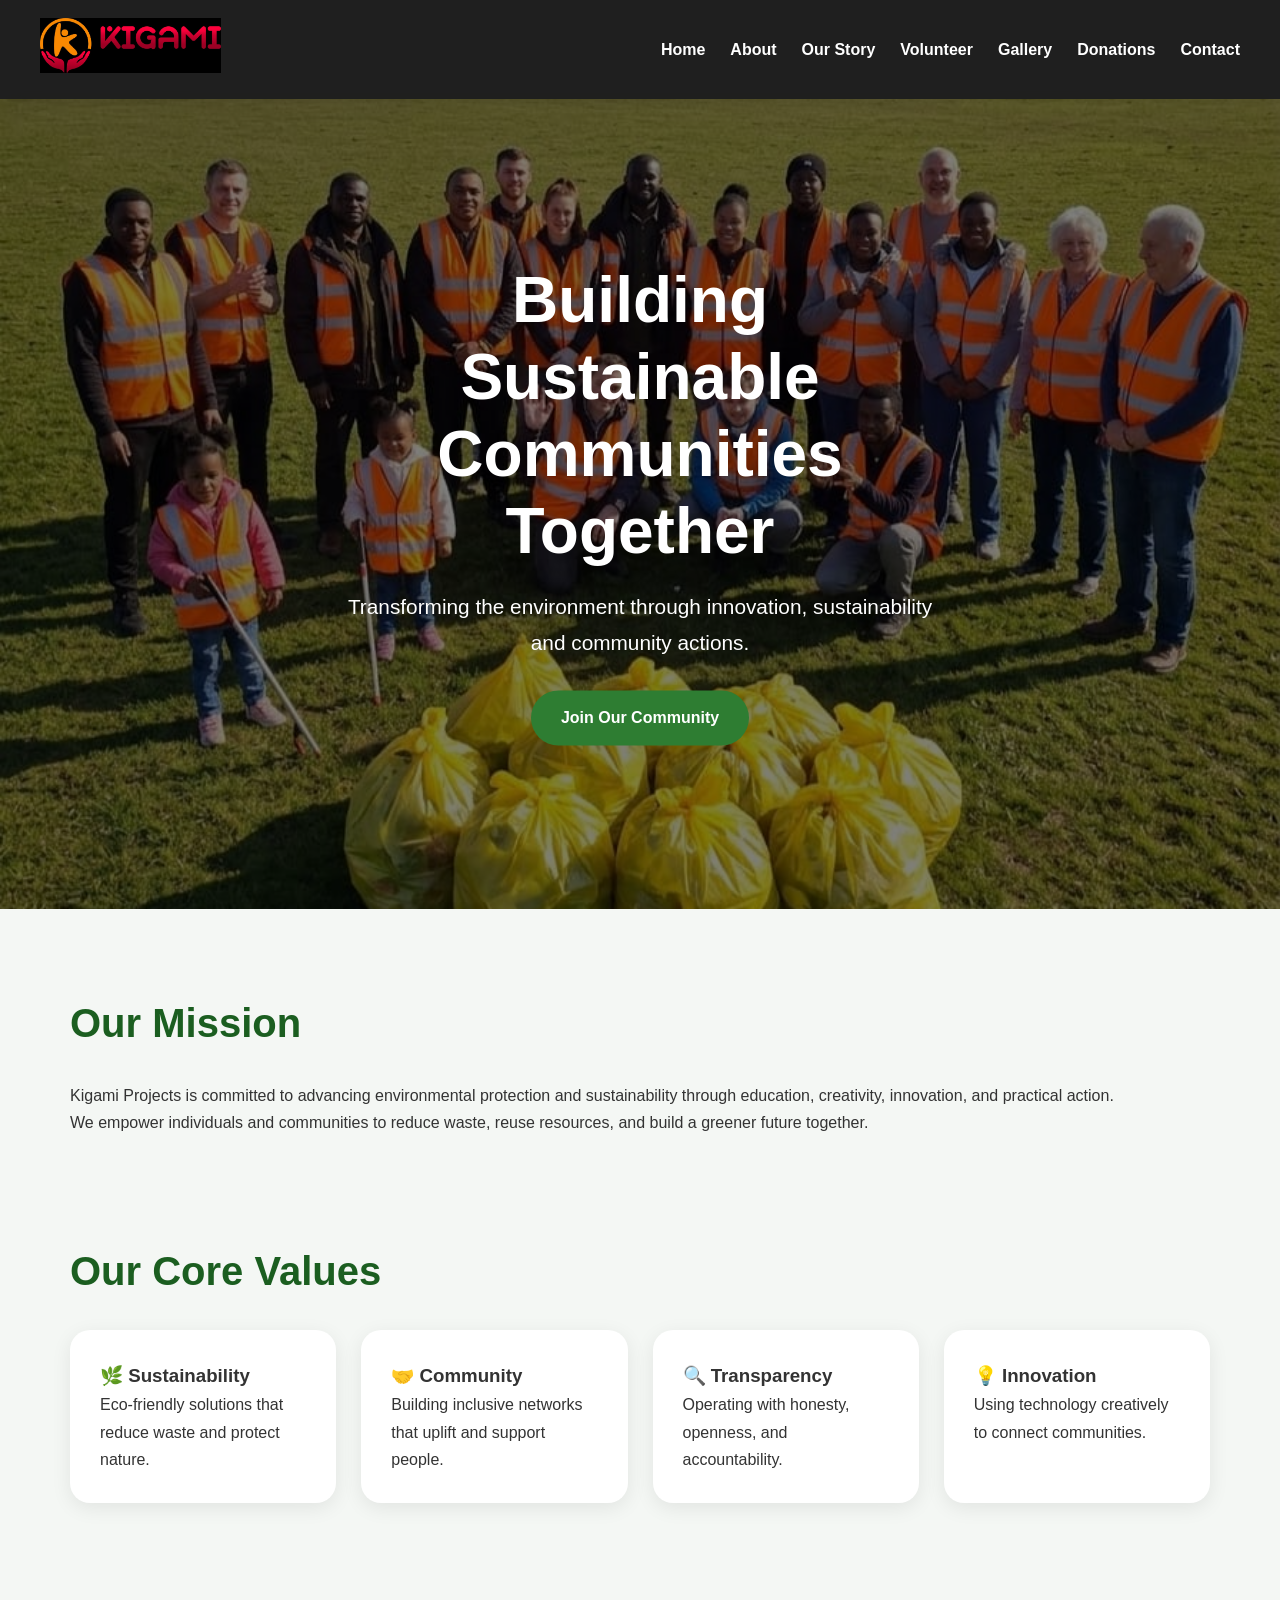
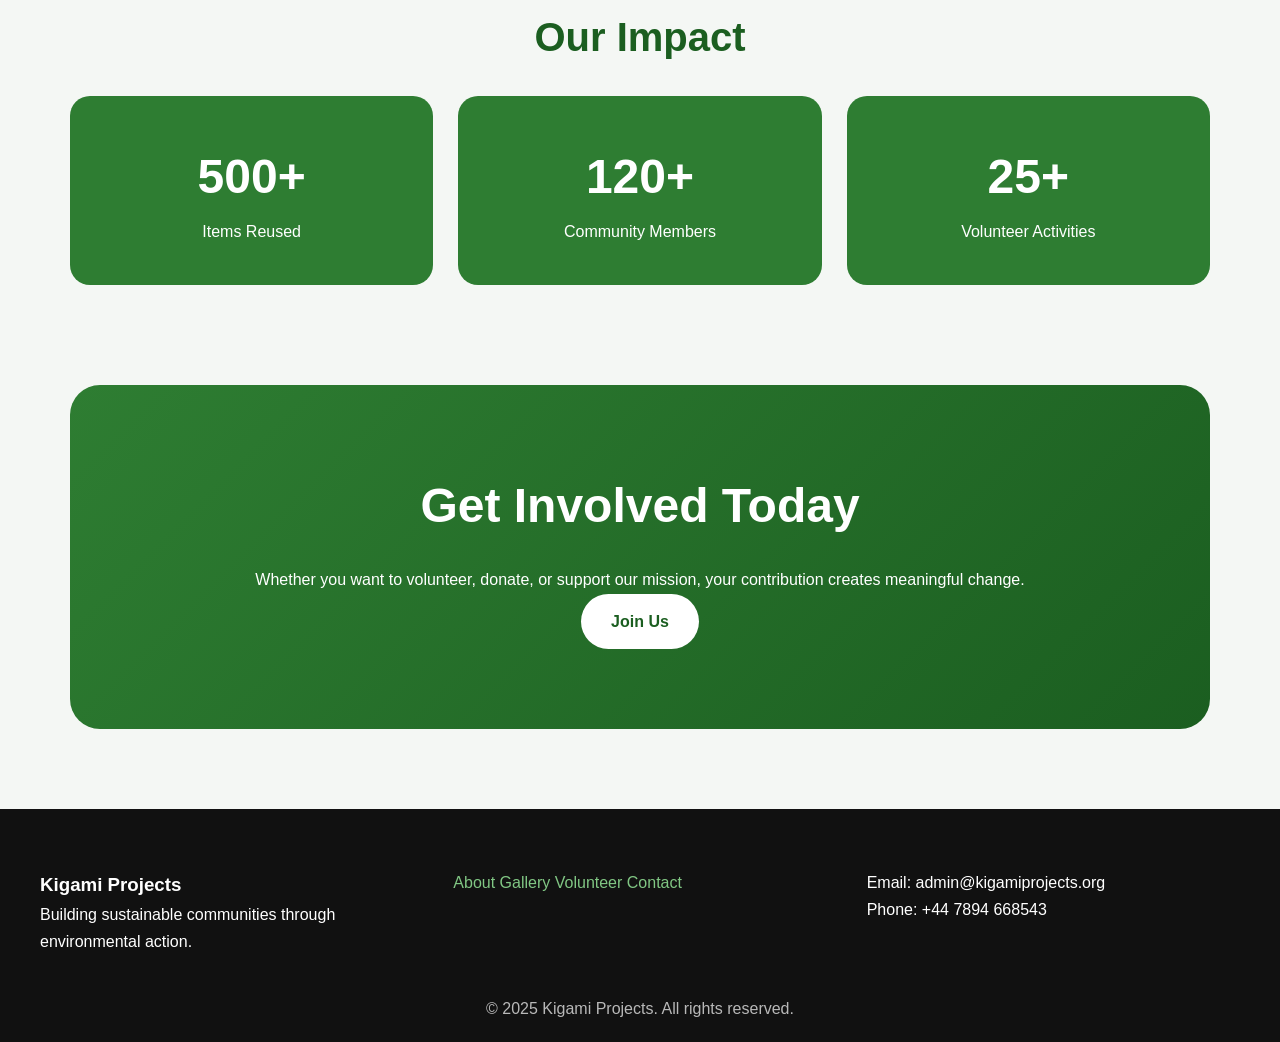
<file: index.html>
<!DOCTYPE html>
<html lang="en">

<head>
  <meta charset="UTF-8" />
  <meta name="viewport" content="width=device-width, initial-scale=1.0"/>
  <meta name="description" content="Kigami Projects - Building sustainable communities through environmental action." />

  <title>Kigami Projects</title>

  <link rel="stylesheet" href="style.css">
</head>

<body>

  <!-- HEADER -->
  <header>

    <div class="logo">
      <img src="images/logo.png" alt="Kigami Projects Logo">
    </div>

    <nav>

      <!-- DESKTOP MENU -->
      <ul class="desktop-menu">
        <li><a href="index.html">Home</a></li>
        <li><a href="about.html">About</a></li>
        <li><a href="our-story.html">Our Story</a></li>
        <li><a href="volunteer.html">Volunteer</a></li>
        <li><a href="gallery.html">Gallery</a></li>
        <li><a href="donations.html">Donations</a></li>
        <li><a href="contact.html">Contact</a></li>
      </ul>

      <!-- MOBILE MENU BUTTON -->
      <button class="hamburger" onclick="toggleMenu()">
        ☰
      </button>

      <!-- MOBILE MENU -->
      <ul class="mobile-menu" id="mobileMenu">
        <li><a href="index.html">Home</a></li>
        <li><a href="about.html">About</a></li>
        <li><a href="our-story.html">Our Story</a></li>
        <li><a href="volunteer.html">Volunteer</a></li>
        <li><a href="gallery.html">Gallery</a></li>
        <li><a href="donations.html">Donations</a></li>
        <li><a href="contact.html">Contact</a></li>
      </ul>

    </nav>

  </header>

  <!-- HERO SECTION -->
  <section class="hero">

    <div class="hero-overlay"></div>

    <img src="images/hero.jpg" alt="Community sustainability project">

    <div class="hero-content">
      <h1>Building Sustainable Communities Together</h1>

      <p>
        Transforming the environment through innovation, sustainability and community actions.
      </p>

      <a href="volunteer.html" class="btn">
        Join Our Community
      </a>
    </div>

  </section>

  <!-- MAIN CONTENT -->
  <main>

    <!-- MISSION -->
    <section class="section">
      <h2>Our Mission</h2>

      <p>
        Kigami Projects is committed to advancing environmental protection and sustainability through education, creativity, innovation, and practical action.
      </p>

      <p>
        We empower individuals and communities to reduce waste, reuse resources, and build a greener future together.
      </p>
    </section>

    <!-- VALUES -->
    <section class="section">
      <h2>Our Core Values</h2>

      <div class="values-grid">

        <div class="value-card">
          <h3>🌿 Sustainability</h3>
          <p>Eco-friendly solutions that reduce waste and protect nature.</p>
        </div>

        <div class="value-card">
          <h3>🤝 Community</h3>
          <p>Building inclusive networks that uplift and support people.</p>
        </div>

        <div class="value-card">
          <h3>🔍 Transparency</h3>
          <p>Operating with honesty, openness, and accountability.</p>
        </div>

        <div class="value-card">
          <h3>💡 Innovation</h3>
          <p>Using technology creatively to connect communities.</p>
        </div>

      </div>

    </section>

    <!-- IMPACT -->
    <section class="section impact-section">

      <h2>Our Impact</h2>

      <div class="impact-grid">

        <div class="impact-card">
          <h3>500+</h3>
          <p>Items Reused</p>
        </div>

        <div class="impact-card">
          <h3>120+</h3>
          <p>Community Members</p>
        </div>

        <div class="impact-card">
          <h3>25+</h3>
          <p>Volunteer Activities</p>
        </div>

      </div>

    </section>

    <!-- CTA -->
    <section class="cta-section">

      <h2>Get Involved Today</h2>

      <p>
        Whether you want to volunteer, donate, or support our mission,
        your contribution creates meaningful change.
      </p>

      <a href="contact.html" class="btn white-btn">
        Join Us
      </a>

    </section>

  </main>

  <!-- FOOTER -->
  <footer>

    <div class="footer-content">

      <div>
        <h3>Kigami Projects</h3>
        <p>Building sustainable communities through environmental action.</p>
      </div>

      <div class="footer-links">
        <a href="about.html">About</a>
        <a href="gallery.html">Gallery</a>
        <a href="volunteer.html">Volunteer</a>
        <a href="contact.html">Contact</a>
      </div>

      <div>
        <p>Email: admin@kigamiprojects.org</p>
        <p>Phone: +44 7894 668543</p>
      </div>

    </div>

    <p class="copyright">
      © 2025 Kigami Projects. All rights reserved.
    </p>

  </footer>

  <script src="script.js"></script>

</body>
</html>
</file>
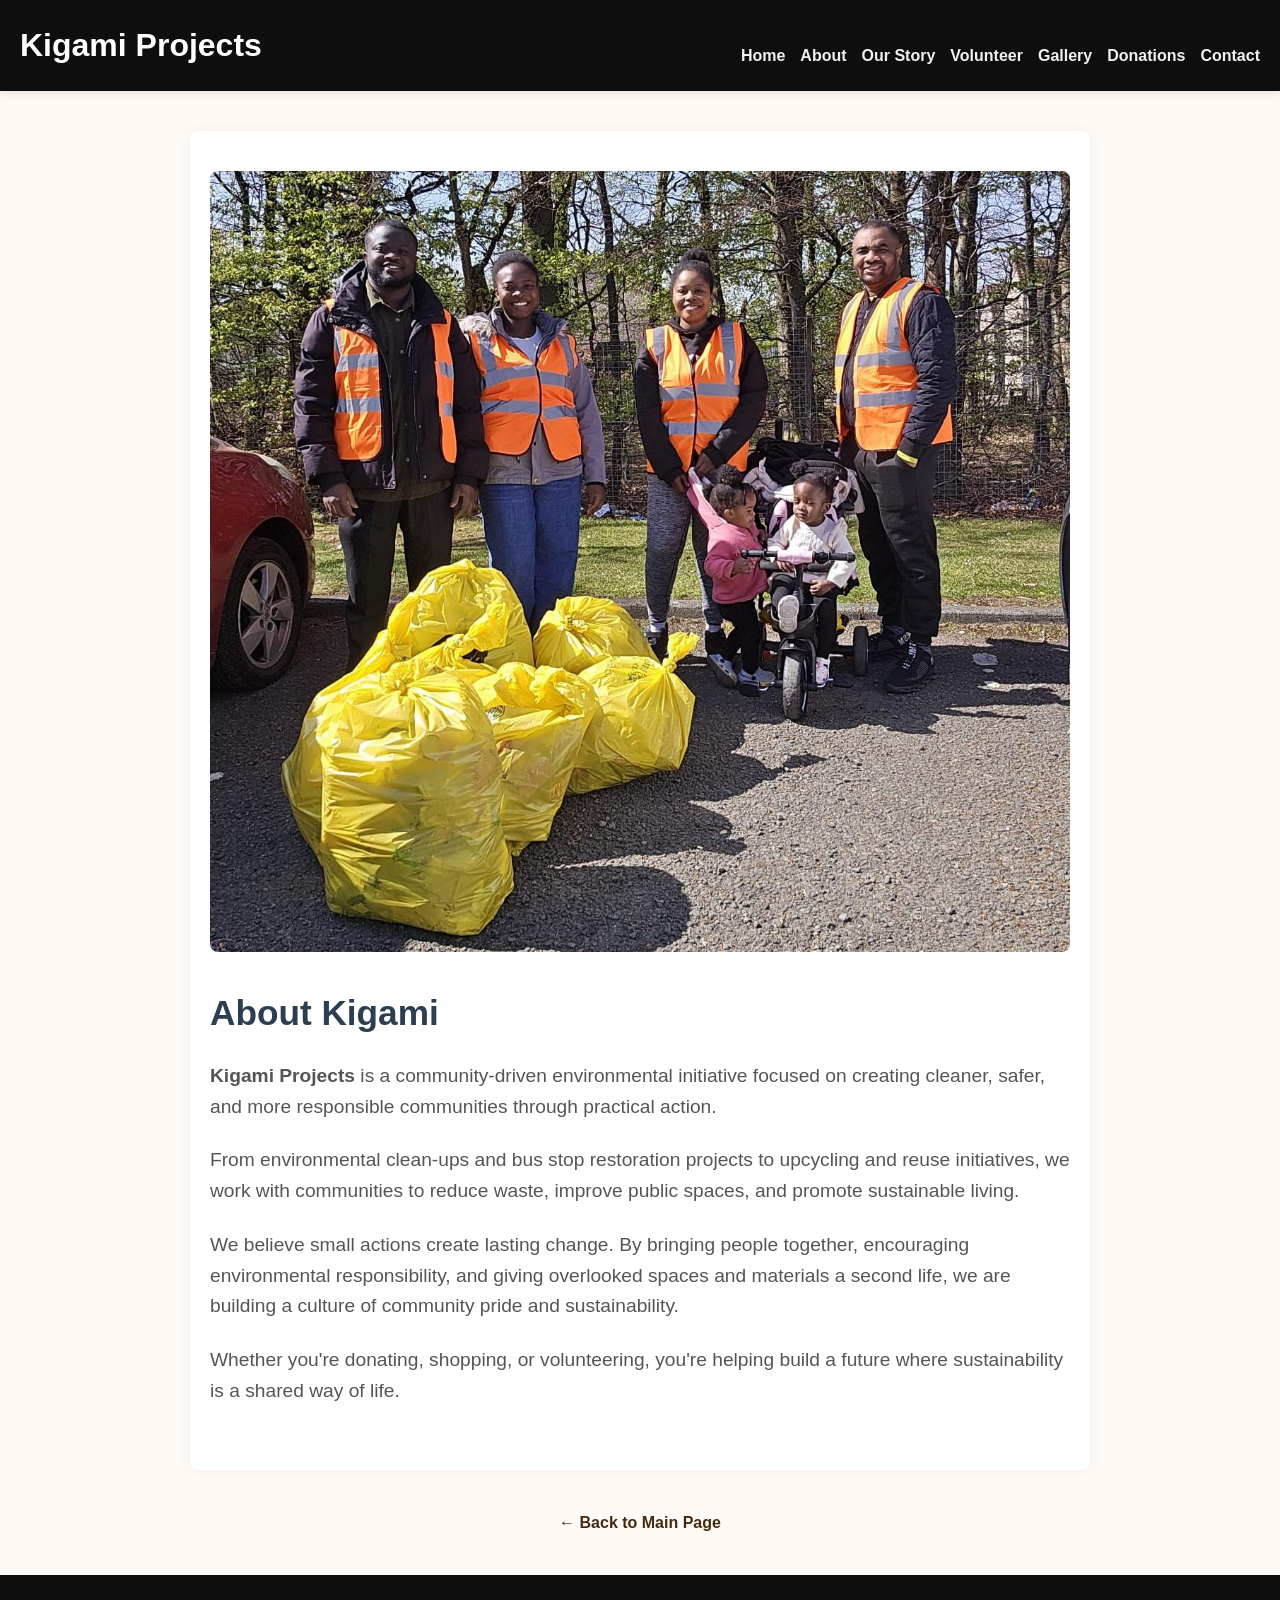
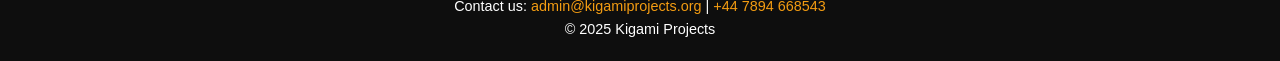
<file: about.html>
<!DOCTYPE html>
<html lang="en">

<head>
  <meta charset="UTF-8" />
  <title>About Us – Kigami Projects</title>
  <meta name="viewport" content="width=device-width, initial-scale=1.0" />

  <link rel="stylesheet" href="style.css">

  <style>
    * {
      box-sizing: border-box;
      margin: 0;
      padding: 0;
    }

    body {
      font-family: Arial, sans-serif;
      background-color: #fffaf5;
      color: #161514;
      line-height: 1.6;
    }

    header {
      background-color: #0e0e0e;
      color: white;
      padding: 20px;
      text-align: center;
      position: relative;
    }

    header h1 {
      margin: 0;
      font-size: 2rem;
    }

    nav {
      margin-top: 10px;
    }

    .nav-list {
      list-style: none;
      display: flex;
      justify-content: center;
      gap: 15px;
      flex-wrap: wrap;
      margin: 10px 0 0;
      padding: 0;
    }

    .nav-list li a {
      color: #f3f1ef;
      text-decoration: none;
      font-weight: bold;
      font-size: 1rem;
    }

    .nav-list li a:hover,
    .nav-list li a[aria-current="page"] {
      color: #f39c12;
    }

    .hamburger {
      background: none;
      border: none;
      font-size: 1.8rem;
      color: white;
      position: absolute;
      right: 20px;
      top: 20px;
      cursor: pointer;
      display: none;
      z-index: 1000;
    }

    /* MOBILE */
    @media (max-width: 768px) {
      .hamburger {
        display: block;
      }

      .nav-list {
        flex-direction: column;
        align-items: center;
        background-color: #0e0e0e;
        position: absolute;
        top: 60px;
        right: 0;
        width: 100%;
        max-height: 0;
        overflow: hidden;
        transition: max-height 0.3s ease-in-out;
        border-top: 1px solid #333;
        z-index: 999;

        pointer-events: none;
      }

      .nav-list.active {
        max-height: 500px;
        pointer-events: auto;
      }

      .nav-list li a {
        padding: 10px 0;
        width: 100%;
        display: block;
        text-align: center;
        border-bottom: 1px solid #333;
      }
    }

    main {
      padding: 40px 20px;
      max-width: 900px;
      margin: 40px auto;
      background-color: white;
      box-shadow: 0 0 15px rgba(0, 0, 0, 0.05);
      border-radius: 8px;
    }

    main h2 {
      font-size: 2.2rem;
      color: #2c3e50;
      margin-bottom: 20px;
    }

    main p {
      font-size: 1.2rem;
      margin-bottom: 1.2em;
      color: #555;
    }

    .hero-image {
      width: 100%;
      border-radius: 8px;
      margin-bottom: 25px;
    }

    footer {
      background-color: #0e0e0e;
      color: white;
      padding: 20px;
      text-align: center;
      font-size: 0.9rem;
      margin-top: 40px;
    }

    footer a {
      color: #f39c12;
      text-decoration: none;
    }

    .back-link {
      text-align: center;
      margin: 20px 0;
    }

    .back-link a {
      color: #442b14;
      text-decoration: none;
      font-weight: bold;
    }
  </style>
</head>

<body>

  <header>
    <h1>Kigami Projects</h1>

    <button class="hamburger" aria-label="Toggle menu" aria-expanded="false">
      ☰
    </button>

    <nav>
      <ul id="primary-navigation" class="nav-list">
        <li><a href="index.html">Home</a></li>
        <li><a href="about.html">About</a></li>
        <li><a href="our-story.html">Our Story</a></li>
        <li><a href="volunteer.html">Volunteer</a></li>
        <li><a href="gallery.html">Gallery</a></li>
        <li><a href="donations.html">Donations</a></li>
        <li><a href="contact.html">Contact</a></li>
      </ul>
    </nav>
  </header>

  <main>
    <img src="images/vibrant.jpg" alt="People engaging in a community initiative" class="hero-image" />

    <h2>About Kigami</h2>

    <p><strong>Kigami Projects</strong> is a community-driven environmental initiative focused on creating cleaner, safer, and more responsible communities through practical action.</p>

    <p>From environmental clean-ups and bus stop restoration projects to upcycling and reuse initiatives, we work with communities to reduce waste, improve public spaces, and promote sustainable living.</p>

    <p>We believe small actions create lasting change. By bringing people together, encouraging environmental responsibility, and giving overlooked spaces and materials a second life, we are building a culture of community pride and sustainability.</p>

    <p>Whether you're donating, shopping, or volunteering, you're helping build a future where sustainability is a shared way of life.</p>
  </main>

  <div class="back-link">
    <a href="index.html">← Back to Main Page</a>
  </div>

  <footer>
    <p>
      Contact us:
      <a href="mailto:admin@kigamiprojects.org">admin@kigamiprojects.org</a> |
      <a href="tel:+447894668543">+44 7894 668543</a>
    </p>
    <p>&copy; 2025 Kigami Projects</p>
  </footer>

  <script>
    const hamburger = document.querySelector('.hamburger');
    const navList = document.getElementById('primary-navigation');

    hamburger.addEventListener('click', () => {
      const expanded = hamburger.getAttribute('aria-expanded') === 'true';

      hamburger.setAttribute('aria-expanded', !expanded);
      navList.classList.toggle('active');
    });
  </script>

  <script src="script.js"></script>
</body>

</html>
</file>
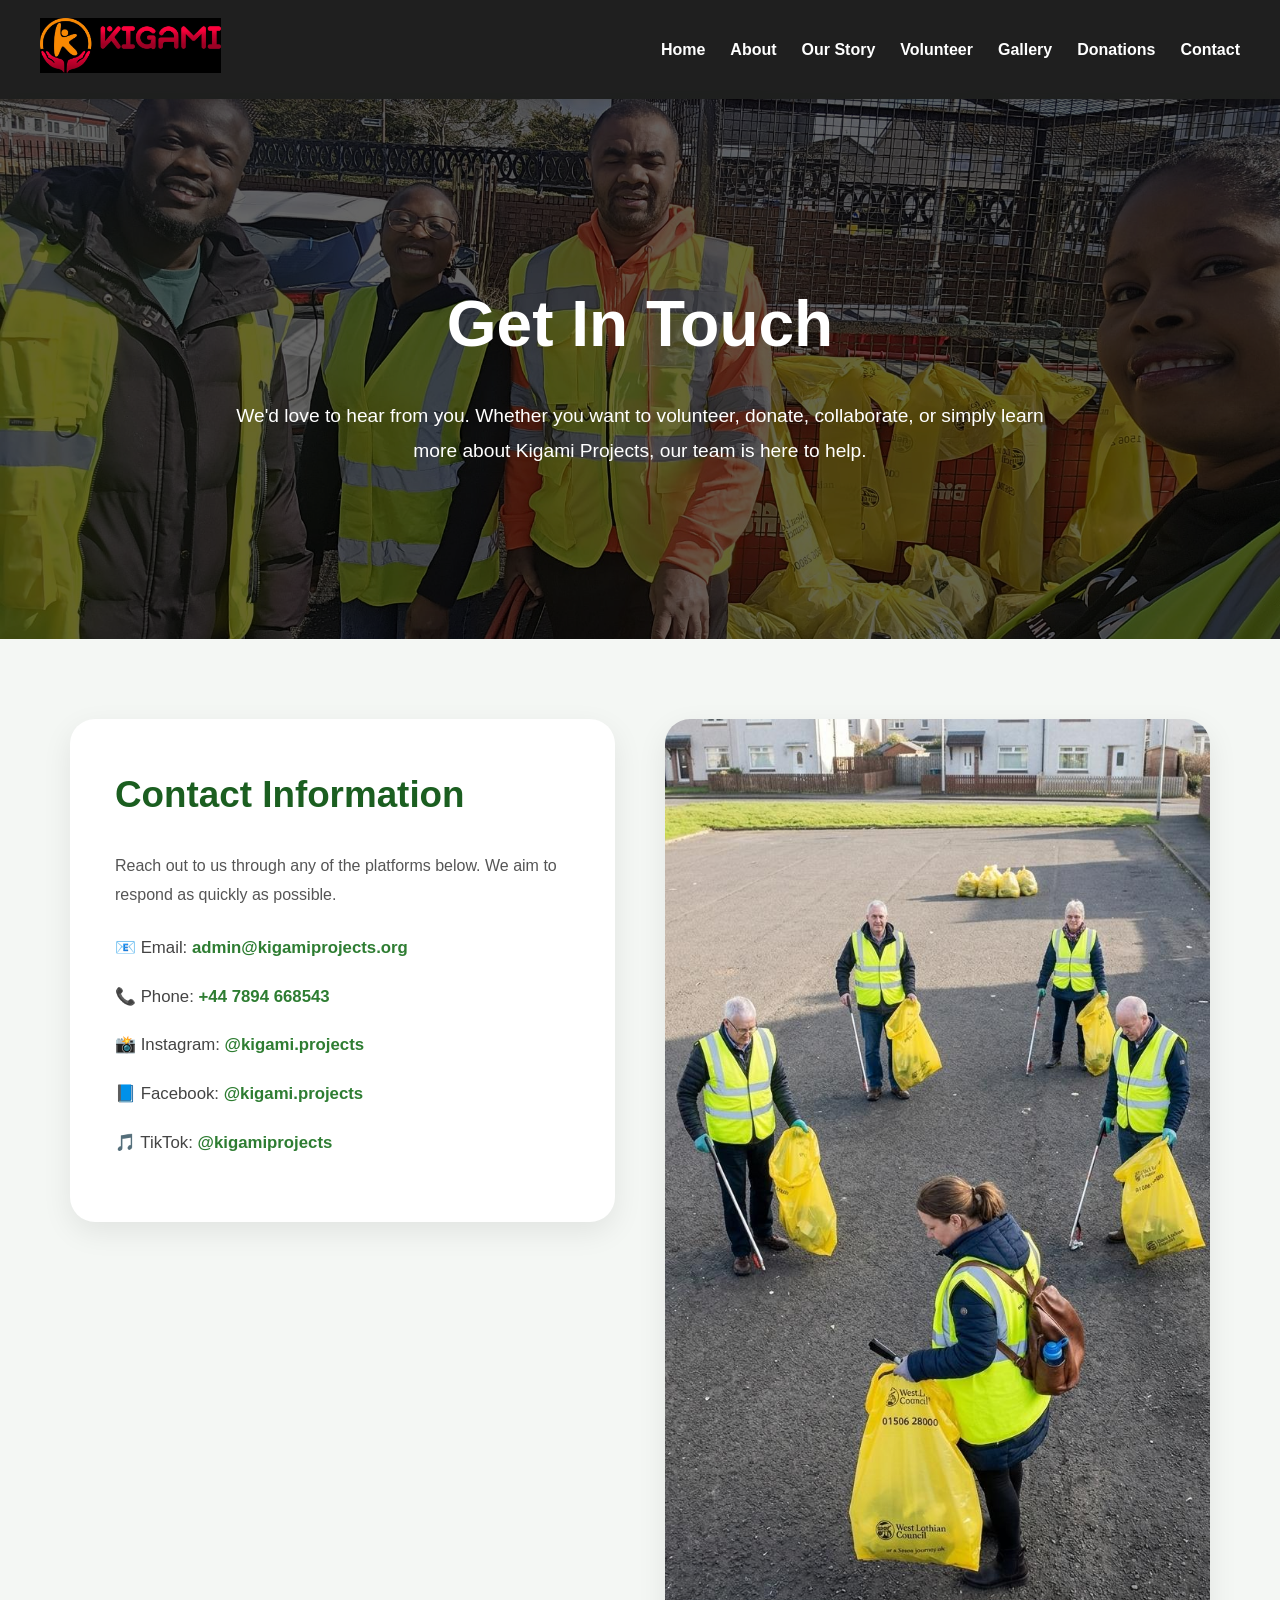
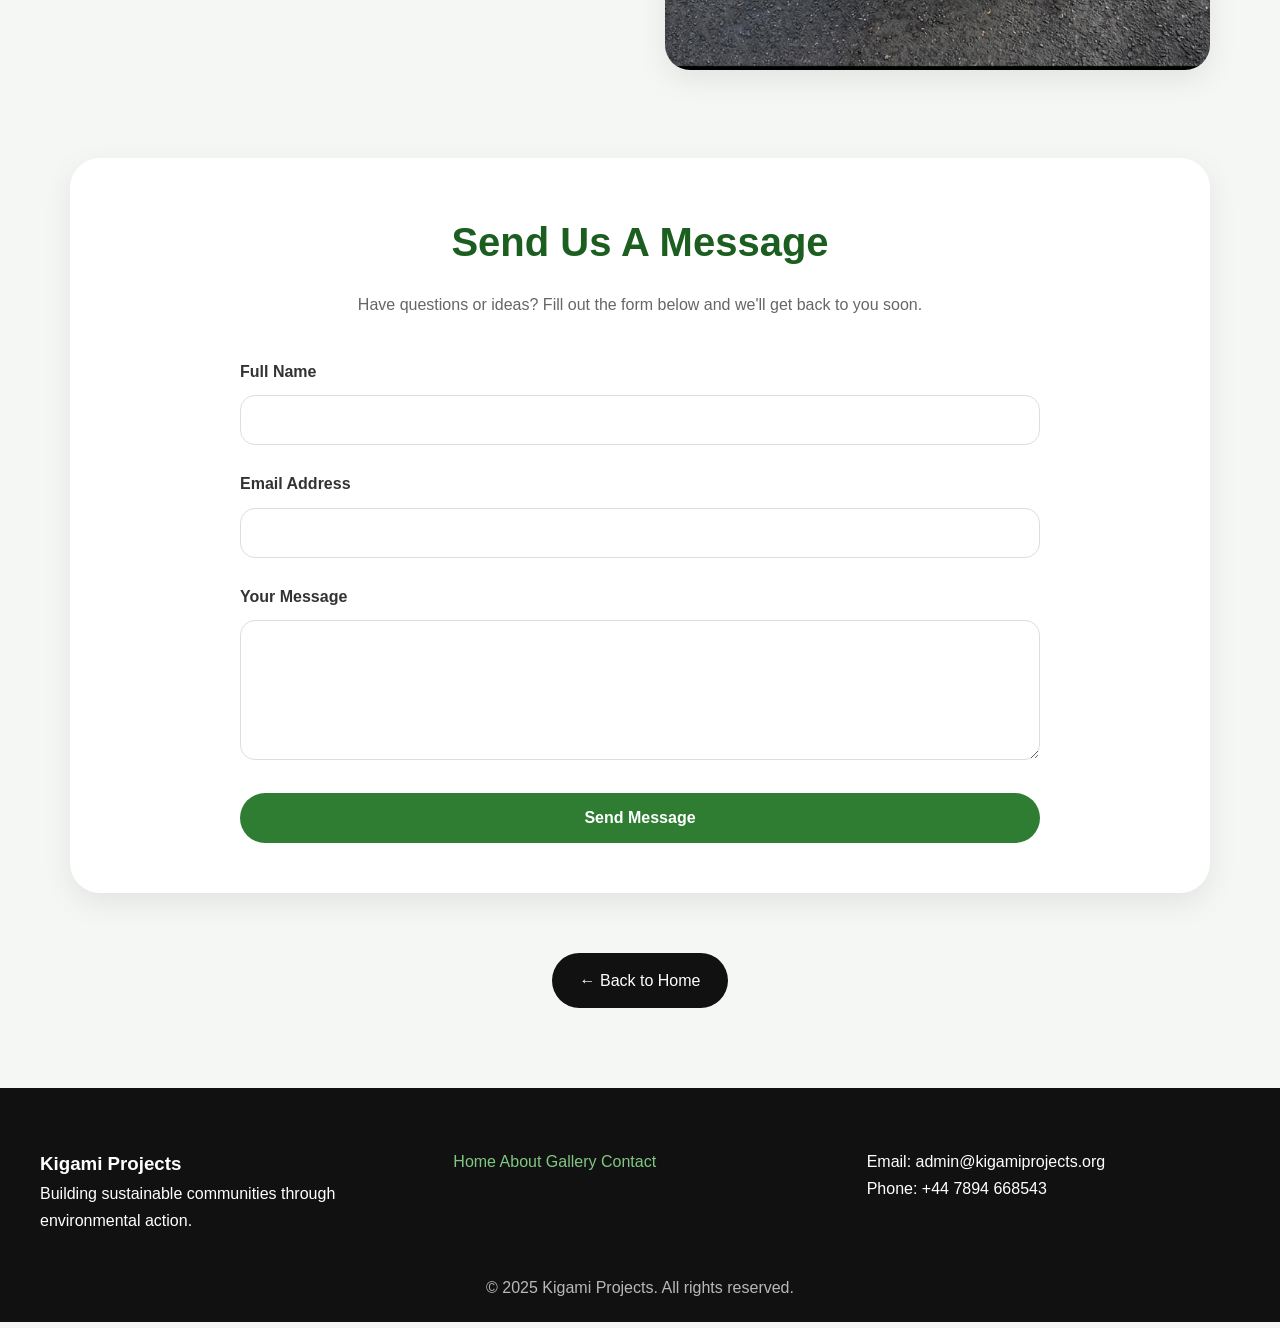
<file: contact.html>
<!DOCTYPE html>
<html lang="en">
  <link rel="stylesheet" href="style.css">
<head>
  <meta charset="UTF-8">
  <meta name="viewport" content="width=device-width, initial-scale=1.0">

  <title>Contact Us | Kigami Projects</title>

  <link rel="stylesheet" href="style.css">

  <style>

    /* HERO */

    .contact-hero {
      position: relative;
      height: 60vh;
      overflow: hidden;
    }

    .contact-hero img {
      width: 100%;
      height: 100%;
      object-fit: cover;
    }

    .contact-overlay {
      position: absolute;
      inset: 0;
      background: rgba(0,0,0,0.6);
    }

    .contact-content {
      position: absolute;
      top: 50%;
      left: 50%;

      transform: translate(-50%, -50%);

      text-align: center;
      color: white;

      width: 90%;
      max-width: 850px;
    }

    .contact-content h1 {
      font-size: 4rem;
      margin-bottom: 20px;
    }

    .contact-content p {
      font-size: 1.2rem;
      line-height: 1.8;
    }

    /* MAIN */

    .contact-container {
      max-width: 1200px;
      margin: auto;
      padding: 80px 30px;
    }

    .contact-grid {
      display: grid;
      grid-template-columns: 1fr 1fr;
      gap: 50px;
      align-items: start;
    }

    /* CONTACT CARD */

    .contact-card {
      background: white;
      padding: 45px;

      border-radius: 25px;

      box-shadow: 0 10px 30px rgba(0,0,0,0.08);
    }

    .contact-card h2 {
      color: #1b5e20;
      font-size: 2.3rem;
      margin-bottom: 25px;
    }

    .contact-card p {
      color: #555;
      line-height: 1.8;
      margin-bottom: 25px;
    }

    .contact-details {
      list-style: none;
      padding: 0;
    }

    .contact-details li {
      margin-bottom: 20px;
      font-size: 1.05rem;
      color: #444;
    }

    .contact-details a {
      color: #2e7d32;
      text-decoration: none;
      font-weight: 600;
    }

    .contact-details a:hover {
      text-decoration: underline;
    }

    /* IMAGE */

    .contact-image img {
      width: 100%;
      border-radius: 25px;

      box-shadow: 0 10px 30px rgba(0,0,0,0.08);
    }

    /* FORM */

    .contact-form-section {
      margin-top: 80px;

      background: white;

      padding: 50px;

      border-radius: 30px;

      box-shadow: 0 10px 30px rgba(0,0,0,0.08);
    }

    .contact-form-section h2 {
      text-align: center;
      color: #1b5e20;
      font-size: 2.5rem;
      margin-bottom: 15px;
    }

    .contact-form-section p {
      text-align: center;
      color: #666;
      margin-bottom: 40px;
    }

    .contact-form {
      max-width: 800px;
      margin: auto;
    }

    .form-group {
      margin-bottom: 25px;
    }

    .form-group label {
      display: block;
      margin-bottom: 10px;

      font-weight: 600;
      color: #333;
    }

    .form-group input,
    .form-group textarea {
      width: 100%;

      padding: 15px;

      border: 1px solid #ddd;
      border-radius: 15px;

      font-size: 1rem;

      transition: 0.3s ease;
    }

    .form-group input:focus,
    .form-group textarea:focus {
      outline: none;
      border-color: #2e7d32;

      box-shadow: 0 0 0 3px rgba(46,125,50,0.15);
    }

    .form-group textarea {
      resize: vertical;
    }

    .submit-btn {
      display: block;

      width: 100%;

      background: #2e7d32;
      color: white;

      border: none;
      border-radius: 50px;

      padding: 16px;

      font-size: 1rem;
      font-weight: bold;

      cursor: pointer;

      transition: 0.3s ease;
    }

    .submit-btn:hover {
      background: #1b5e20;
      transform: translateY(-2px);
    }

    /* BACK BUTTON */

    .back-home {
      text-align: center;
      margin-top: 60px;
    }

    .back-home a {
      display: inline-block;

      background: #111;
      color: white;

      padding: 14px 28px;

      border-radius: 50px;

      text-decoration: none;

      transition: 0.3s ease;
    }

    .back-home a:hover {
      transform: translateY(-2px);
    }

    /* MOBILE */

    @media (max-width: 900px) {

      .contact-grid {
        grid-template-columns: 1fr;
      }

    }

    @media (max-width: 768px) {

      .contact-content h1 {
        font-size: 2.5rem;
      }

      .contact-content p {
        font-size: 1rem;
      }

      .contact-card,
      .contact-form-section {
        padding: 30px;
      }

      .contact-form-section h2 {
        font-size: 2rem;
      }

    }

  </style>

</head>

<body>

  <!-- HEADER -->

  <header>

    <div class="logo">
      <img src="images/logo.png" alt="Kigami Projects Logo">
    </div>

    <nav>

      <ul class="desktop-menu">

       <li><a href="index.html">Home</a></li>
        <li><a href="about.html">About</a></li>
        <li><a href="our-story.html" class=>Our Story</a></li>
        <li><a href="volunteer.html">Volunteer</a></li>
        <li><a href="gallery.html">Gallery</a></li>
        <li><a href="donations.html">Donations</a></li>
        <li><a href="contact.html">Contact</a></li>

      </ul>

      <button class="hamburger" onclick="toggleMenu()">
        ☰
      </button>

      <ul class="mobile-menu" id="mobileMenu">

        <li><a href="index.html">Home</a></li>
        <li><a href="about.html">About</a></li>
        <li><a href="our-story.html">Our Story</a></li>
        <li><a href="volunteer.html">Volunteer</a></li>
        <li><a href="gallery.html">Gallery</a></li>
        <li><a href="donations.html">Donations</a></li>
        <li><a href="contact.html">Contact</a></li>

      </ul>

    </nav>

  </header>

  <!-- HERO -->

  <section class="contact-hero">

    <div class="contact-overlay"></div>

    <img src="images/contact-team.jpg" alt="Kigami Projects Team">

    <div class="contact-content">

      <h1>Get In Touch</h1>

      <p>
        We'd love to hear from you. Whether you want to volunteer,
        donate, collaborate, or simply learn more about Kigami Projects,
        our team is here to help.
      </p>

    </div>

  </section>

  <!-- MAIN -->

  <main class="contact-container">

    <div class="contact-grid">

      <!-- CONTACT INFO -->

      <section class="contact-card">

        <h2>Contact Information</h2>

        <p>
          Reach out to us through any of the platforms below.
          We aim to respond as quickly as possible.
        </p>

        <ul class="contact-details">

          <li>
            📧 Email:
            <a href="mailto:admin@kigamiprojects.org">
              admin@kigamiprojects.org
            </a>
          </li>

          <li>
            📞 Phone:
            <a href="tel:+447894668543">
              +44 7894 668543
            </a>
          </li>

          <li>
            📸 Instagram:
            <a
              href="https://instagram.com/kigami.projects"
              target="_blank"
              rel="noopener noreferrer"
            >
              @kigami.projects
            </a>
          </li>
           <li>
             📘 Facebook:
            <a
              href="https://www.facebook.com/kigamiprojects"
              target="_blank"
              rel="noopener noreferrer"
            >
              @kigami.projects
            </a>
          </li>

          <li>
            🎵 TikTok:
            <a
              href="https://tiktok.com/@kigamiprojects"
              target="_blank"
              rel="noopener noreferrer"
            >
              @kigamiprojects
            </a>
          </li>

        </ul>

      </section>

      <!-- IMAGE -->

      <section class="contact-image">

        <img
          src="images/community.jpg"
          alt="Community members at Kigami Projects"
        >

      </section>

    </div>

    <!-- CONTACT FORM -->

    <section class="contact-form-section">

      <h2>Send Us A Message</h2>

      <p>
        Have questions or ideas? Fill out the form below and
        we'll get back to you soon.
      </p>

      <form
        class="contact-form"
        action="https://getform.io/f/aqomnyga"
        method="POST"
      >

        <div class="form-group">

          <label for="name">Full Name</label>

          <input
            type="text"
            id="name"
            name="name"
            required
          >

        </div>

        <div class="form-group">

          <label for="email">Email Address</label>

          <input
            type="email"
            id="email"
            name="email"
            required
          >

        </div>

        <div class="form-group">

          <label for="message">Your Message</label>

          <textarea
            id="message"
            name="message"
            rows="6"
            required
          ></textarea>

        </div>

        <button type="submit" class="submit-btn">
          Send Message
        </button>

      </form>

    </section>

    <!-- BACK -->

    <div class="back-home">

      <a href="index.html">
        ← Back to Home
      </a>

    </div>

  </main>

  <!-- FOOTER -->

  <footer>

    <div class="footer-content">

      <div>

        <h3>Kigami Projects</h3>

        <p>
          Building sustainable communities through environmental action.
        </p>

      </div>

      <div class="footer-links">

        <a href="index.html">Home</a>
        <a href="about.html">About</a>
        <a href="gallery.html">Gallery</a>
        <a href="contact.html">Contact</a>

      </div>

      <div>

        <p>Email: admin@kigamiprojects.org</p>
        <p>Phone: +44 7894 668543</p>

      </div>

    </div>

    <p class="copyright">
      © 2025 Kigami Projects. All rights reserved.
    </p>

  </footer>

  <script src="script.js"></script>

</body>
</html>
</file>
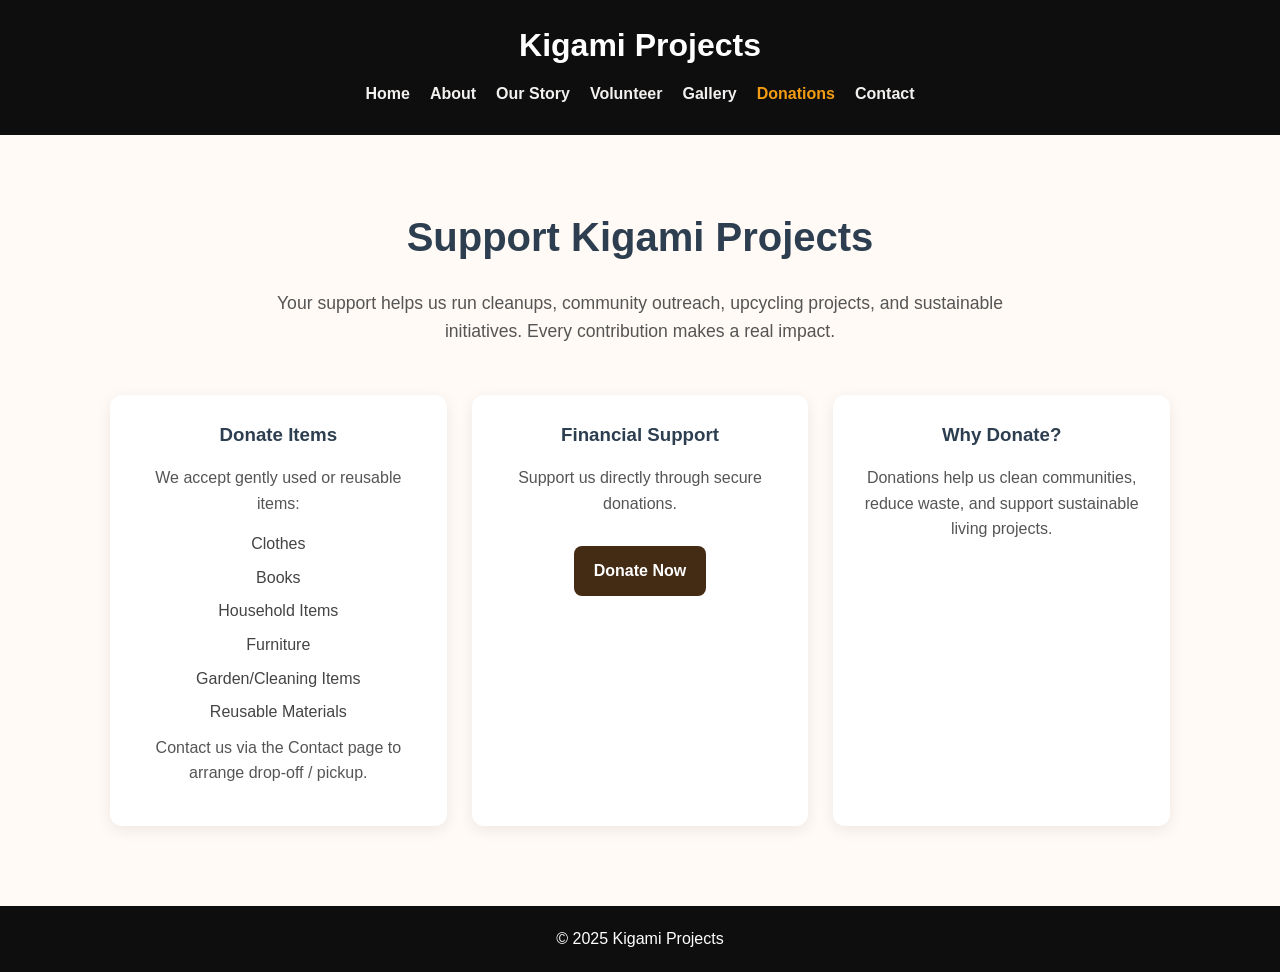
<file: donations.html>
<!DOCTYPE html>
<html lang="en">
<head>
  <meta charset="UTF-8" />
  <meta name="viewport" content="width=device-width, initial-scale=1.0"/>
  <title>Donations | Kigami Projects</title>

  <style>

    *{
      margin:0;
      padding:0;
      box-sizing:border-box;
    }

    body{
      font-family:Arial, sans-serif;
      background:#fffaf5;
      color:#161514;
      line-height:1.6;
    }

    header{
      background:#0e0e0e;
      color:white;
      padding:20px;
      text-align:center;
      position:relative;
    }

    header h1{
      font-size:2rem;
    }

    nav{
      margin-top:10px;
    }

    .nav-list{
      list-style:none;
      display:flex;
      justify-content:center;
      gap:20px;
      flex-wrap:wrap;
    }

    .nav-list li a{
      color:#f3f1ef;
      text-decoration:none;
      font-weight:bold;
      transition:0.3s;
    }

    .nav-list li a:hover,
    .nav-list li a[aria-current="page"]{
      color:#f39c12;
    }

    .hamburger{
      background:none;
      border:none;
      color:white;
      font-size:1.8rem;
      position:absolute;
      right:20px;
      top:20px;
      cursor:pointer;
      display:none;
    }

    @media(max-width:768px){

      .hamburger{
        display:block;
      }

      .nav-list{
        flex-direction:column;
        background:#0e0e0e;
        position:absolute;
        top:70px;
        right:0;
        width:100%;
        max-height:0;
        overflow:hidden;
        transition:max-height 0.3s ease;
        z-index:999;
      }

      .nav-list.active{
        max-height:500px;
      }

      .nav-list li{
        padding:15px 0;
        border-bottom:1px solid #333;
      }

    }

    main{
      max-width:1100px;
      margin:50px auto;
      padding:20px;
    }

    .hero{
      text-align:center;
      margin-bottom:50px;
    }

    .hero h2{
      font-size:2.5rem;
      margin-bottom:20px;
      color:#2c3e50;
    }

    .hero p{
      font-size:1.1rem;
      max-width:800px;
      margin:auto;
      color:#555;
    }

    .grid{
      display:grid;
      grid-template-columns:repeat(auto-fit,minmax(280px,1fr));
      gap:25px;
      margin-top:40px;
    }

    .card{
      background:white;
      border-radius:12px;
      padding:25px;
      box-shadow:0 4px 15px rgba(0,0,0,0.08);
      text-align:center;
      transition:0.3s;
    }

    .card:hover{
      transform:translateY(-5px);
    }

    .card h3{
      margin-bottom:15px;
      color:#2c3e50;
    }

    .card p{
      color:#555;
      margin-bottom:15px;
    }

    ul{
      list-style:none;
      margin-top:10px;
      color:#444;
    }

    ul li{
      margin-bottom:8px;
    }

    .donate-btn{
      display:inline-block;
      margin-top:15px;
      padding:12px 20px;
      background:#442b14;
      color:white;
      text-decoration:none;
      border-radius:8px;
      font-weight:bold;
      transition:0.3s;
    }

    .donate-btn:hover{
      background:#2e1d0a;
    }

    footer{
      background:#0e0e0e;
      color:white;
      text-align:center;
      padding:20px;
      margin-top:60px;
    }

  </style>
</head>

<body>

<header>

  <h1>Kigami Projects</h1>

  <button class="hamburger" onclick="toggleMenu()">☰</button>

  <nav>
    <ul id="primary-navigation" class="nav-list">

      <li><a href="index.html">Home</a></li>
      <li><a href="about.html">About</a></li>
      <li><a href="our-story.html">Our Story</a></li>
      <li><a href="volunteer.html">Volunteer</a></li>
      <li><a href="gallery.html">Gallery</a></li>
      <li><a href="donations.html" aria-current="page">Donations</a></li>
      <li><a href="contact.html">Contact</a></li>

    </ul>
  </nav>

</header>

<main>

  <section class="hero">

    <h2>Support Kigami Projects</h2>

    <p>
      Your support helps us run cleanups, community outreach,
      upcycling projects, and sustainable initiatives.
      Every contribution makes a real impact.
    </p>

  </section>

  <section class="grid">

    <div class="card">
      <h3>Donate Items</h3>
      <p>We accept gently used or reusable items:</p>
      <ul>
        <li>Clothes</li>
        <li>Books</li>
        <li>Household Items</li>
        <li>Furniture</li>
         <li>Garden/Cleaning Items</li>
        <li>Reusable Materials</li>
      </ul>
      <p style="margin-top:10px;">Contact us via the Contact page to arrange drop-off / pickup.</p>
    </div>

    <div class="card">
      <h3>Financial Support</h3>
      <p>Support us directly through secure donations.</p>

      <a
        class="donate-btn"
        href="https://selar.com/showlove/kigamiprojects"
        target="_blank"
      >
        Donate Now
      </a>
    </div>

    <div class="card">
      <h3>Why Donate?</h3>
      <p>
        Donations help us clean communities, reduce waste,
        and support sustainable living projects.
      </p>
    </div>

  </section>

</main>

<footer>
  &copy; 2025 Kigami Projects
</footer>

<script>

function toggleMenu(){
  document.getElementById("primary-navigation")
  .classList.toggle("active");
}

</script>

</body>
</html>
</file>
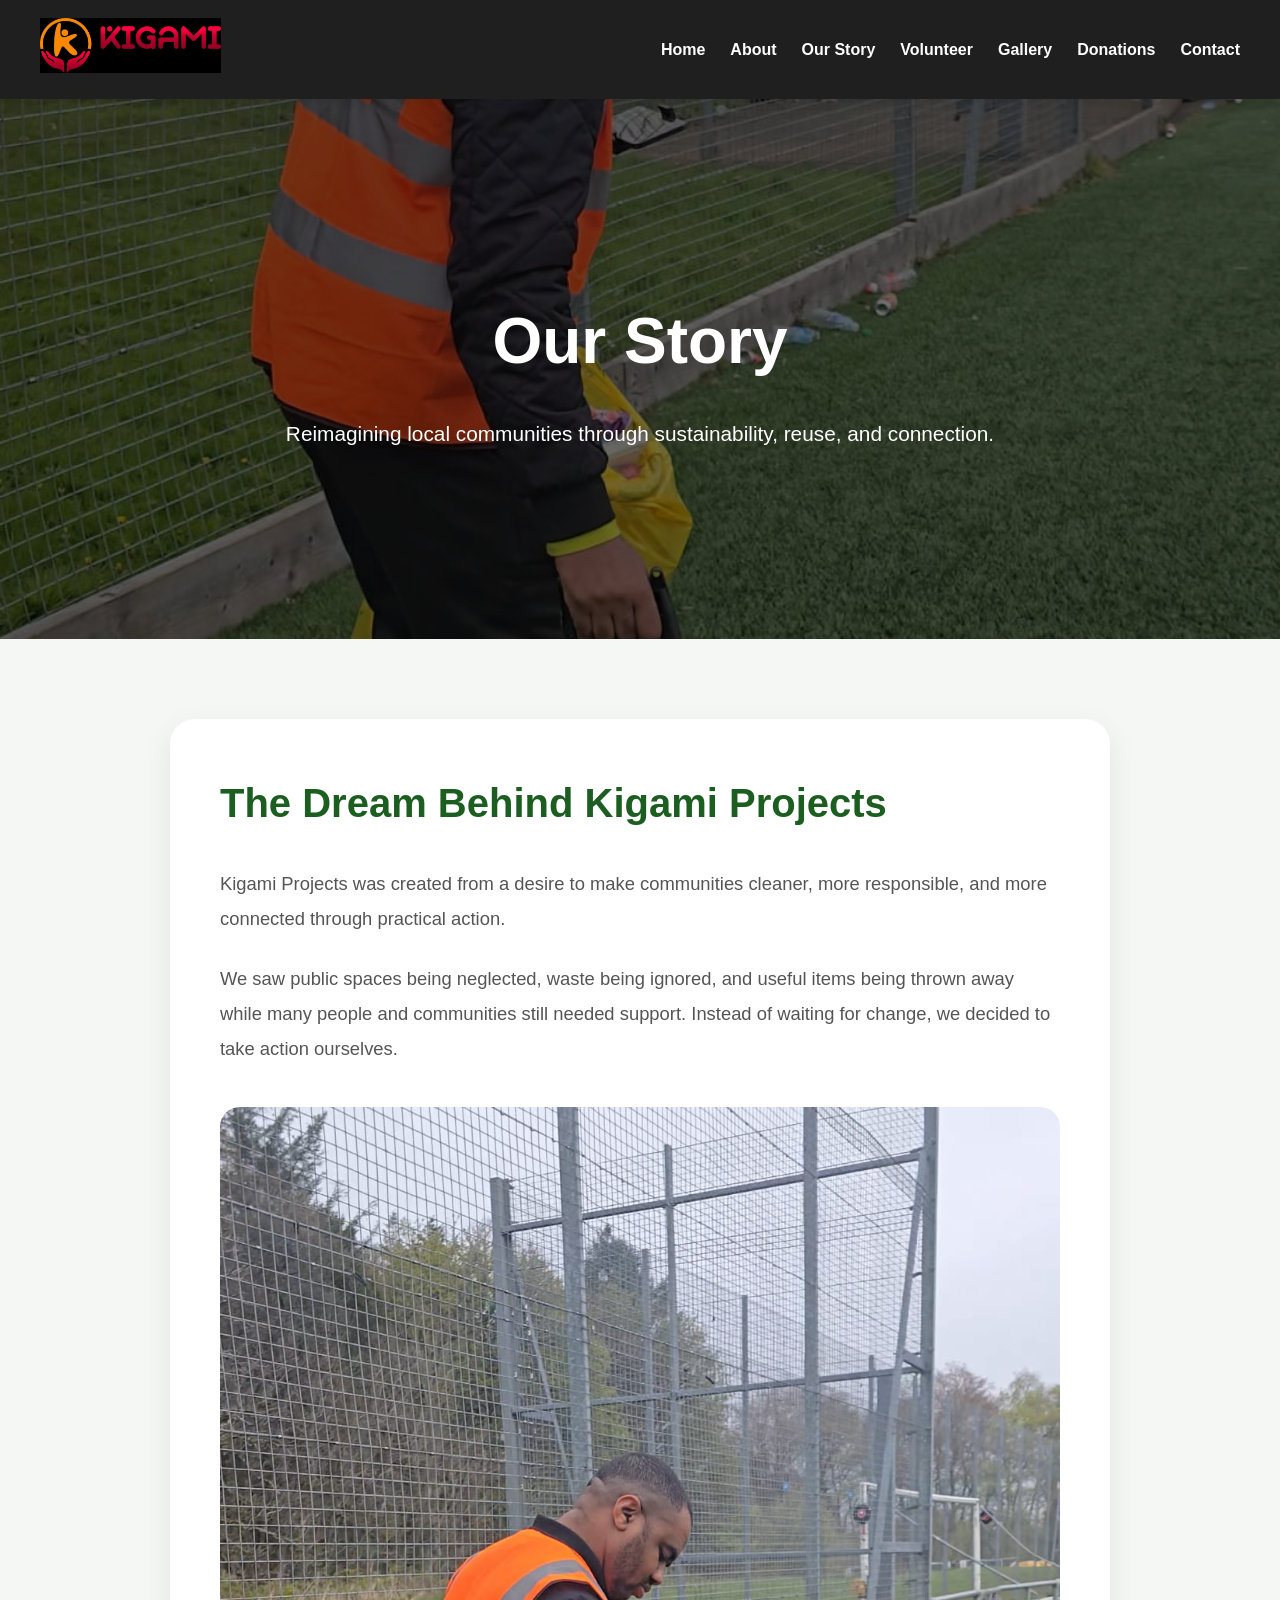
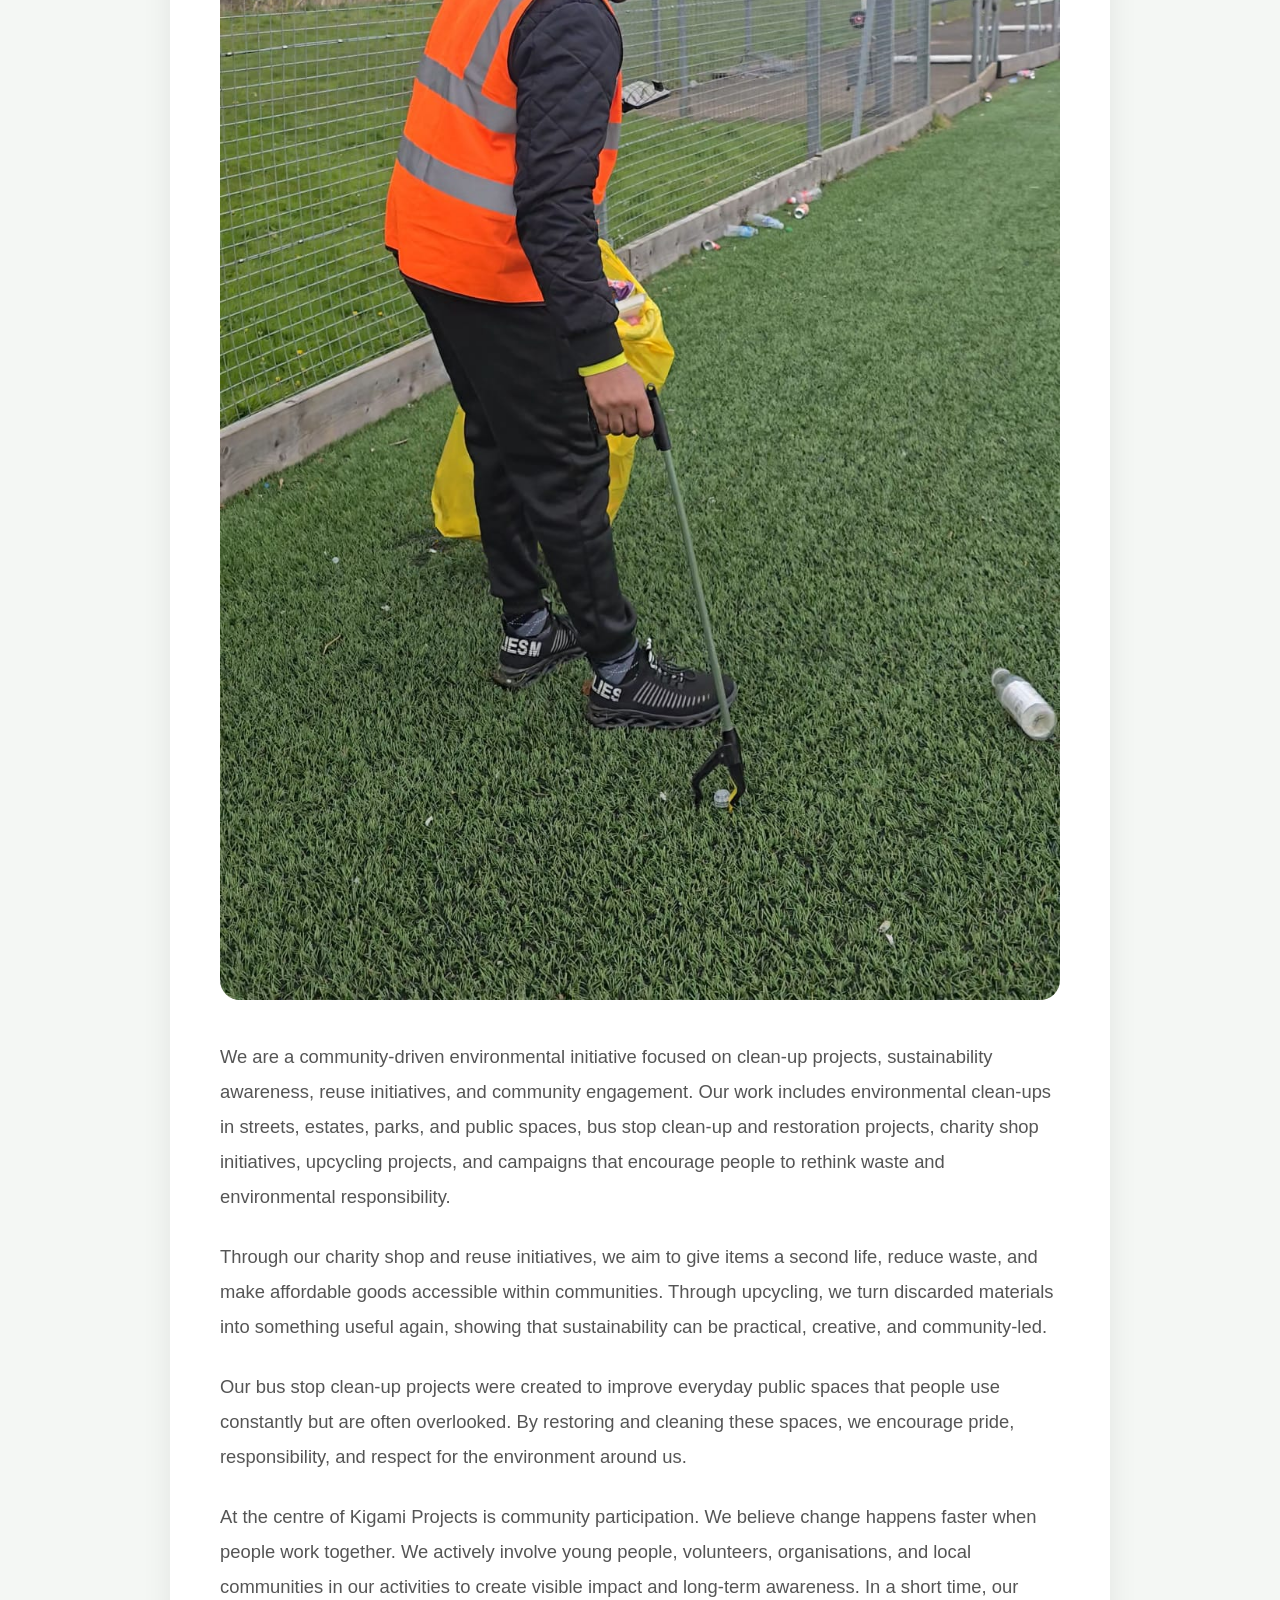
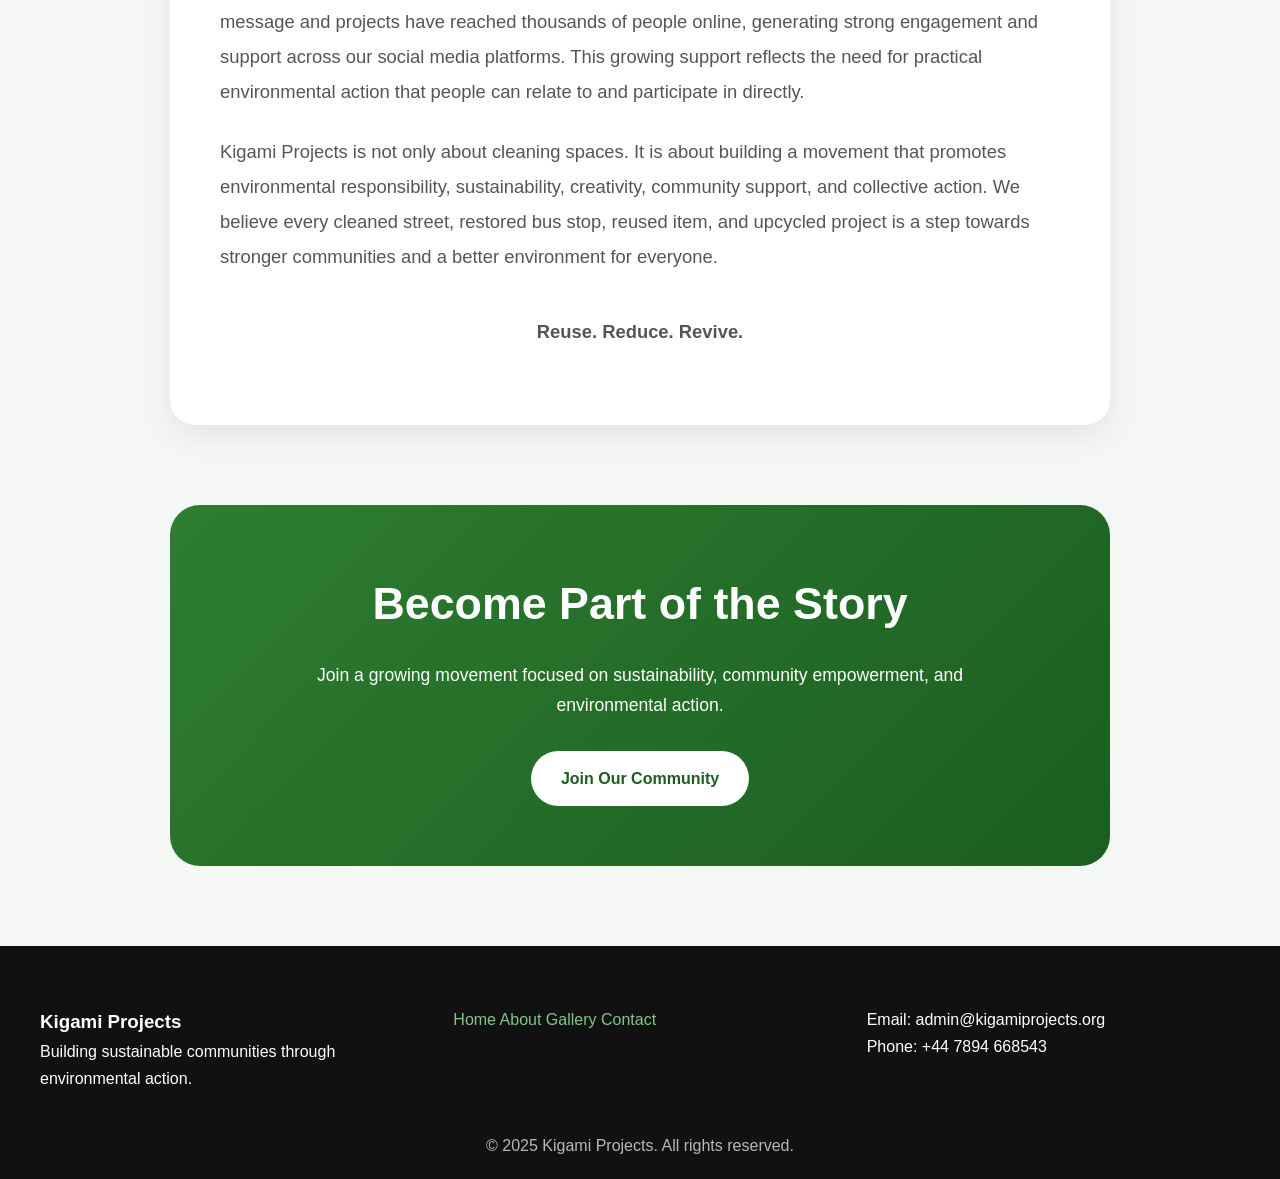
<file: our-story.html>
<!DOCTYPE html>
<html lang="en">
  <link rel="stylesheet" href="style.css">
<head>
  <meta charset="UTF-8" />
  <meta name="viewport" content="width=device-width, initial-scale=1.0"/>

  <title>Our Story | Kigami Projects</title>

  <link rel="stylesheet" href="style.css">

  <style>

    /* PAGE HERO */

    .story-hero {
      position: relative;
      height: 60vh;
      overflow: hidden;
    }

    .story-hero img {
      width: 100%;
      height: 100%;
      object-fit: cover;
    }

    .story-overlay {
      position: absolute;
      inset: 0;
      background: rgba(0,0,0,0.55);
    }

    .story-content {
      position: absolute;
      top: 50%;
      left: 50%;

      transform: translate(-50%, -50%);

      text-align: center;
      color: white;

      width: 90%;
      max-width: 800px;
    }

    .story-content h1 {
      font-size: 4rem;
      margin-bottom: 20px;
    }

    .story-content p {
      font-size: 1.3rem;
    }

    /* MAIN STORY */

    .story-container {
      max-width: 1000px;
      margin: auto;
      padding: 80px 30px;
    }

    .story-section {
      background: white;
      padding: 50px;
      border-radius: 25px;

      box-shadow: 0 10px 30px rgba(0,0,0,0.08);
    }

    .story-section h2 {
      font-size: 2.5rem;
      color: #1b5e20;
      margin-bottom: 30px;
    }

    .story-section p {
      font-size: 1.15rem;
      margin-bottom: 25px;
      line-height: 1.9;
      color: #555;
    }

    .highlight {
      font-size: 1.4rem;
      font-weight: bold;
      color: #2e7d32;
      text-align: center;
      margin-top: 40px;
    }

    /* STORY IMAGE */

    .story-image {
      margin: 40px 0;
      overflow: hidden;
      border-radius: 20px;
    }

    .story-image img {
      width: 100%;
      display: block;

      transition: transform 0.4s ease;
    }

    .story-image img:hover {
      transform: scale(1.05);
    }

    /* CTA SECTION */

    .story-cta {
      margin-top: 80px;

      background: linear-gradient(135deg, #2e7d32, #1b5e20);

      color: white;

      padding: 60px 40px;

      border-radius: 30px;

      text-align: center;
    }

    .story-cta h2 {
      font-size: 2.8rem;
      margin-bottom: 20px;
    }

    .story-cta p {
      max-width: 700px;
      margin: auto;
      margin-bottom: 30px;
      font-size: 1.1rem;
    }

    /* BUTTON */

    .btn {
      display: inline-block;
      padding: 14px 30px;

      background: white;
      color: #1b5e20;

      text-decoration: none;
      font-weight: bold;

      border-radius: 50px;

      transition: 0.3s ease;
    }

    .btn:hover {
      transform: translateY(-3px);
    }

    /* MOBILE */

    @media (max-width: 768px) {

      .story-content h1 {
        font-size: 2.5rem;
      }

      .story-content p {
        font-size: 1rem;
      }

      .story-section {
        padding: 30px;
      }

      .story-section h2 {
        font-size: 2rem;
      }

      .story-cta h2 {
        font-size: 2rem;
      }

    }

  </style>

</head>

<body>

  <!-- HEADER -->

  <header>

    <div class="logo">
      <img src="images/logo.png" alt="Kigami Projects Logo">
    </div>

    <nav>

      <ul class="desktop-menu">

        <li><a href="index.html">Home</a></li>
        <li><a href="about.html">About</a></li>
         <li><a href="our-story.html">Our Story</a></li>
        <li><a href="volunteer.html">Volunteer</a></li>
        <li><a href="gallery.html">Gallery</a></li>
        <li><a href="donations.html">Donations</a></li>
        <li><a href="contact.html">Contact</a></li>

      </ul>

      <button class="hamburger" onclick="toggleMenu()">
        ☰
      </button>

      <ul class="mobile-menu" id="mobileMenu">

        <li><a href="index.html">Home</a></li>
        <li><a href="about.html">About</a></li>
         <li><a href="our-story.html">Our Story</a></li>
        <li><a href="volunteer.html">Volunteer</a></li>
        <li><a href="gallery.html">Gallery</a></li>
        <li><a href="donations.html">Donations</a></li>
        <li><a href="contact.html">Contact</a></li>

      </ul>

    </nav>

  </header>

  <!-- HERO -->

  <section class="story-hero">

    <div class="story-overlay"></div>

    <img src="images/our-story.jpeg" alt="Kigami community story">

    <div class="story-content">

      <h1>Our Story</h1>

      <p>
        Reimagining local communities through sustainability,
        reuse, and connection.
      </p>

    </div>

  </section>

  <!-- MAIN STORY -->

  <main class="story-container">

    <section class="story-section">

      <h2>The Dream Behind Kigami Projects</h2>

      <p>
        Kigami Projects was created from a desire to make communities cleaner, more responsible, and more connected through practical action.
      </p>

      <p>
       We saw public spaces being neglected, waste being ignored, and useful items being thrown away while many people and communities still needed support. Instead of waiting for change, we decided to take action ourselves.
      </p>

      <div class="story-image">
        <img src="images/our-story.jpeg" alt="Community and preloved items">
      </div>

      <p>
        We are a community-driven environmental initiative focused on clean-up projects, sustainability awareness, reuse initiatives, and community engagement. Our work includes environmental clean-ups in streets, estates, parks, and public spaces, bus stop clean-up and restoration projects, charity shop initiatives, upcycling projects, and campaigns that encourage people to rethink waste and environmental responsibility.
      </p>

      <p>
        Through our charity shop and reuse initiatives, we aim to give items a second life, reduce waste, and make affordable goods accessible within communities. Through upcycling, we turn discarded materials into something useful again, showing that sustainability can be practical, creative, and community-led.
      </p>

      <p>
        Our bus stop clean-up projects were created to improve everyday public spaces that people use constantly but are often overlooked. By restoring and cleaning these spaces, we encourage pride, responsibility, and respect for the environment around us.
      </p>

      <p>
       At the centre of Kigami Projects is community participation. We believe change happens faster when people work together. We actively involve young people, volunteers, organisations, and local communities in our activities to create visible impact and long-term awareness.
       In a short time, our message and projects have reached thousands of people online, generating strong engagement and support across our social media platforms. This growing support reflects the need for practical environmental action that people can relate to and participate in directly.

      </p>

      <p>
        Kigami Projects is not only about cleaning spaces. It is about building a movement that promotes environmental responsibility, sustainability, creativity, community support, and collective action.
        We believe every cleaned street, restored bus stop, reused item, and upcycled project is a step towards stronger communities and a better environment for everyone.
      </p>

      <p class="highlight">
        Reuse. Reduce. Revive.
      </p>

    </section>

    <!-- CTA -->

    <section class="story-cta">

      <h2>Become Part of the Story</h2>

      <p>
        Join a growing movement focused on sustainability,
        community empowerment, and environmental action.
      </p>

      <a href="gallery.html" class="btn">
        Join Our Community
      </a>

    </section>

  </main>

  <!-- FOOTER -->

  <footer>

    <div class="footer-content">

      <div>

        <h3>Kigami Projects</h3>

        <p>
          Building sustainable communities through environmental action.
        </p>

      </div>

      <div class="footer-links">

        <a href="index.html">Home</a>
        <a href="about.html">About</a>
        <a href="gallery.html">Gallery</a>
        <a href="contact.html">Contact</a>

      </div>

      <div>

        <p>Email: admin@kigamiprojects.org</p>
        <p>Phone: +44 7894 668543</p>

      </div>

    </div>

    <p class="copyright">
      © 2025 Kigami Projects. All rights reserved.
    </p>

  </footer>

  <script src="script.js"></script>

</body>
</html>
</file>
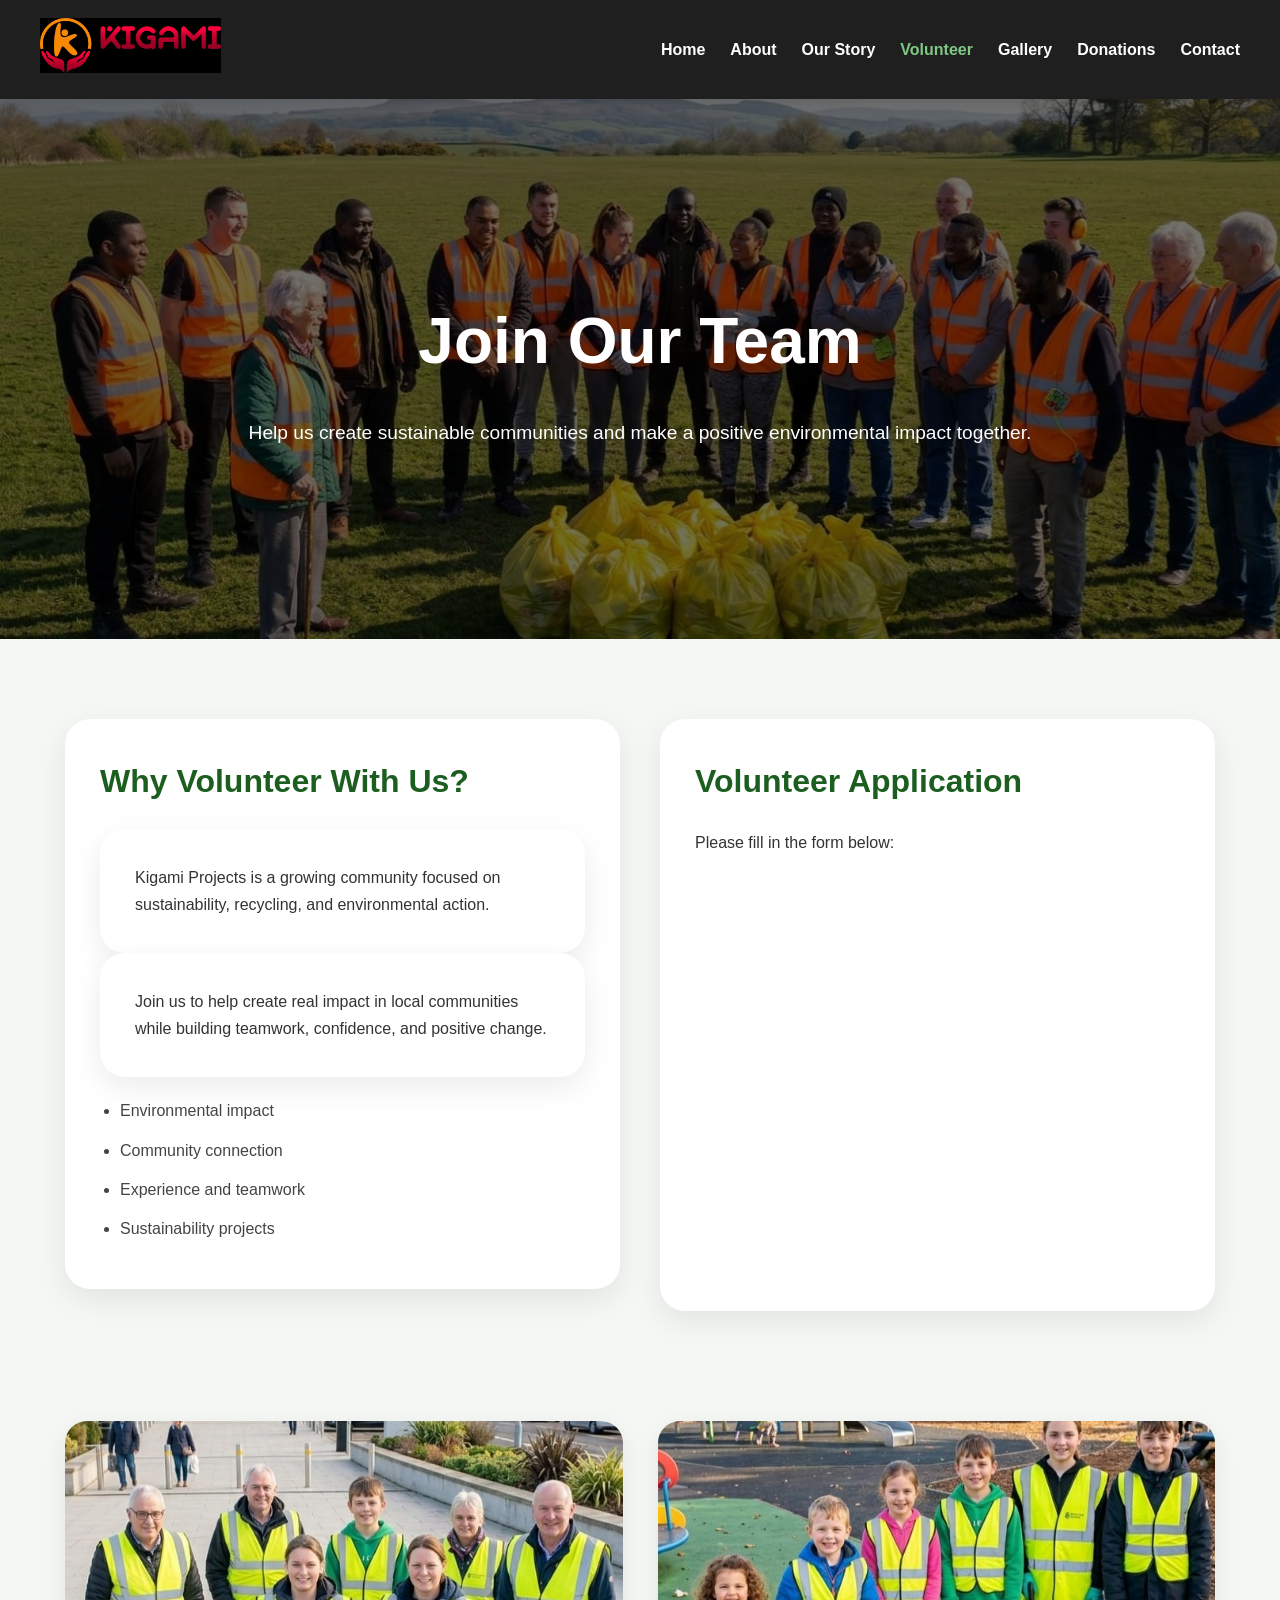
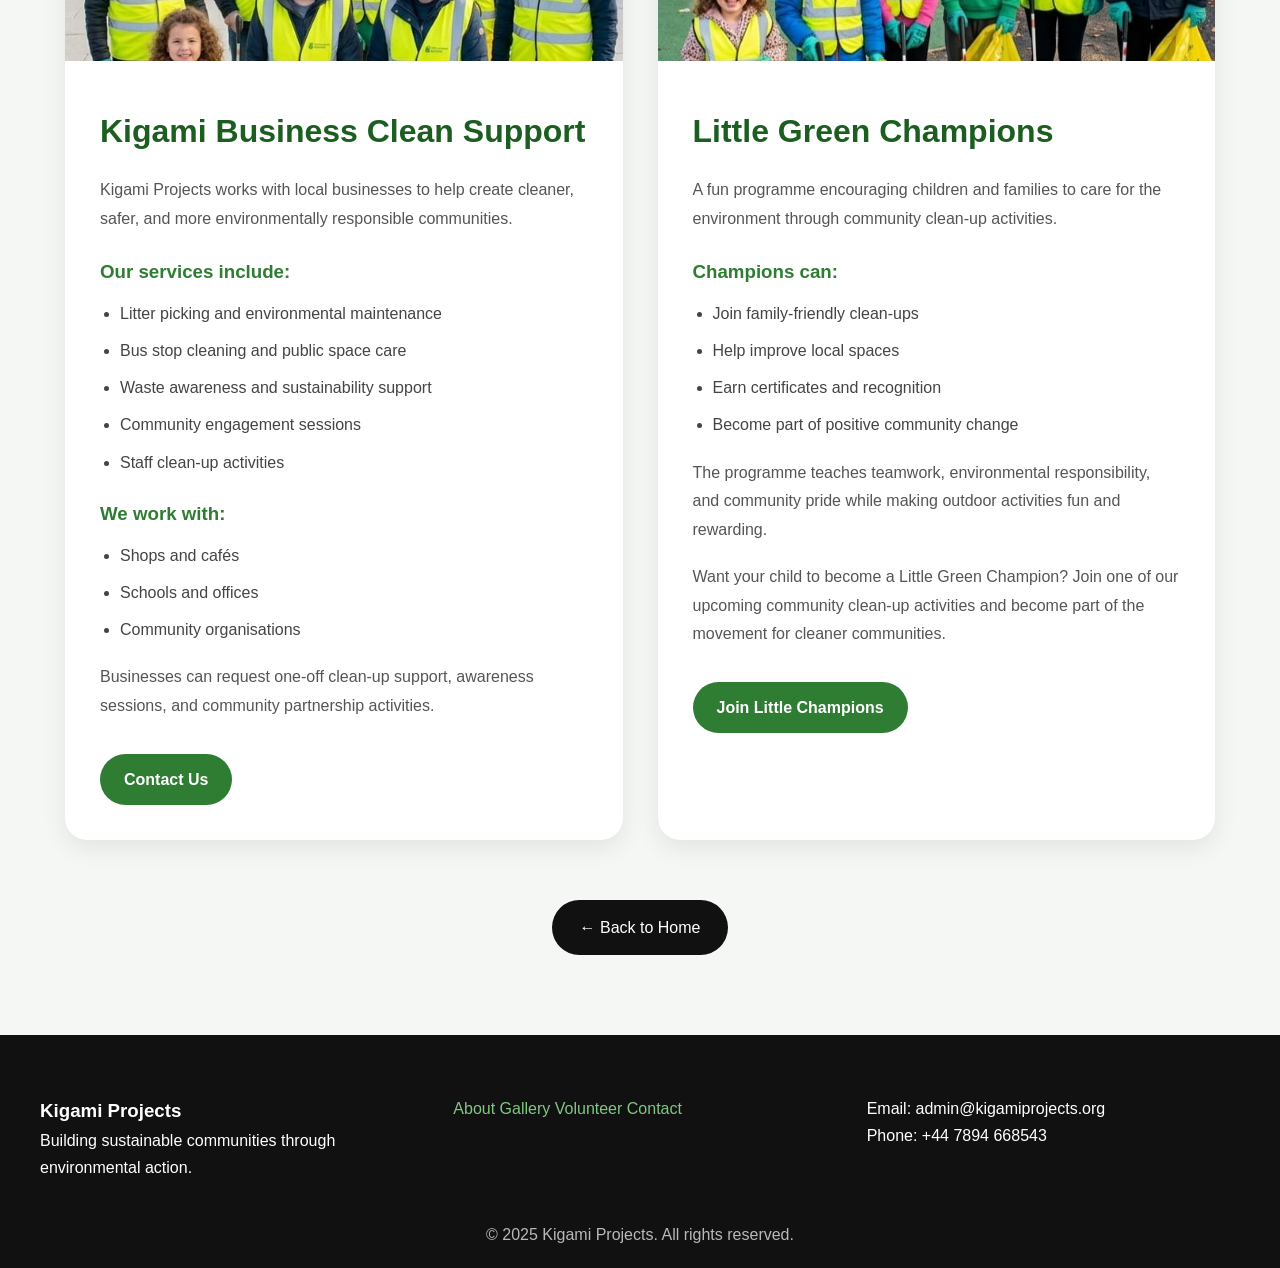
<file: volunteer.html>
<!DOCTYPE html>
<html lang="en">
<head>
  <meta charset="UTF-8">
  <meta name="viewport" content="width=device-width, initial-scale=1">

  <title>Volunteer | Kigami Projects</title>

  <link rel="stylesheet" href="style.css">

  <style>

    /* HERO */

    .volunteer-hero {
      position: relative;
      height: 60vh;
      overflow: hidden;
    }

    .volunteer-hero img {
      width: 100%;
      height: 100%;
      object-fit: cover;
    }

    .volunteer-overlay {
      position: absolute;
      inset: 0;
      background: rgba(0,0,0,0.55);
    }

    .volunteer-content {
      position: absolute;
      top: 50%;
      left: 50%;
      transform: translate(-50%, -50%);
      text-align: center;
      color: white;
      width: 90%;
      max-width: 800px;
    }

    .volunteer-content h1 {
      font-size: 4rem;
      margin-bottom: 20px;
    }

    .volunteer-content p {
      font-size: 1.2rem;
      line-height: 1.8;
    }

    /* MAIN */

    .volunteer-container {
      max-width: 1200px;
      margin: auto;
      padding: 80px 25px;
    }

    .volunteer-grid {
      display: grid;
      grid-template-columns: 1fr 1fr;
      gap: 40px;
      align-items: start;
      margin-bottom: 60px;
    }

    /* CARDS */

    .info-card,
    .form-card {
      background: white;
      padding: 35px;
      border-radius: 25px;
      box-shadow: 0 10px 30px rgba(0,0,0,0.08);
    }

    .info-card h2,
    .form-card h2 {
      color: #1b5e20;
      margin-bottom: 20px;
      font-size: 2rem;
    }

    .info-card p,

.form-card {
  background: white;
  padding: 35px;
  border-radius: 25px;
  box-shadow: 0 10px 30px rgba(0,0,0,0.08);
}

.form-card {
  display: flex;
  flex-direction: column;
  justify-content: space-between;
}

    .benefits {
      padding-left: 20px;
      margin-top: 20px;
    }

    .benefits li {
      margin-bottom: 12px;
      color: #444;
    }

   .google-form {
  width: 100%;
  height: 420px;
  border: none;
  border-radius: 15px;
}
/* COMMUNITY BUTTON */

.community-btn {
  display: inline-block;

  margin-top: 15px;

  padding: 12px 24px;

  background: #2e7d32;

  color: white;

  text-decoration: none;

  border-radius: 50px;

  font-weight: 600;

  transition: 0.3s ease;
}

.community-btn:hover {
  background: #1b5e20;
  transform: translateY(-2px);
}
/* LITTLE CHAMPIONS BUTTON */

.little-champions-btn {
  display: inline-block;
  margin-top: 15px;
  padding: 12px 24px;
  background: #2e7d32;
  color: white;
  text-decoration: none;
  border-radius: 50px;
  font-weight: 600;
  transition: 0.3s ease;
}

.little-champions-btn:hover {
  background: #1b5e20;
  transform: translateY(-2px);
}

    /* PROFESSIONAL SECTIONS */

    .new-section {
      margin-top: 50px;

      background: white;

      border-radius: 22px;

      overflow: hidden;

      box-shadow: 0 8px 25px rgba(0,0,0,0.08);

      max-width: 900px;

      margin-left: auto;
      margin-right: auto;

      transition: 0.3s ease;
    }

    .new-section:hover {
      transform: translateY(-4px);
    }

    .new-section img {
      width: 100%;
      height: 240px;
      object-fit: cover;
    }

    .new-section-content {
      padding: 35px;
    }

    .new-section h2 {
      color: #1b5e20;
      margin-bottom: 18px;
      font-size: 2rem;
    }

    .new-section h3 {
      color: #2e7d32;
      margin-top: 22px;
      margin-bottom: 12px;
    }

    .new-section p {
      color: #555;
      line-height: 1.8;
      margin-bottom: 18px;
    }

    .new-section ul {
      padding-left: 20px;
      margin-bottom: 20px;
    }

    .new-section li {
      margin-bottom: 10px;
      color: #444;
    }

    /* BACK BUTTON */

    .back-home {
      text-align: center;
      margin-top: 60px;
    }

    .back-home a {
      display: inline-block;
      padding: 14px 28px;
      background: #111;
      color: white;
      text-decoration: none;
      border-radius: 50px;
      transition: 0.3s ease;
    }

    .back-home a:hover {
      transform: translateY(-2px);
    }

    /* TABLET */

    @media (max-width: 900px) {

      .volunteer-grid {
        grid-template-columns: 1fr;
      }

    }

    /* MOBILE */

   @media (max-width: 900px) {

  .main-grid {
    grid-template-columns: 1fr;
    gap: 25px;
  }

}

@media (max-width: 768px) {

  .volunteer-content h1 {
    font-size: 2.3rem;
  }

  .volunteer-content p {
    font-size: 1rem;
  }

  .info-card,
  .form-card {
    padding: 20px;
  }

  .community-card img {
    height: 220px;
  }

  .google-form {
    height: 380px;
  }

  .new-section-content,
  .community-content {
    padding: 20px;
  }

  h2 {
    font-size: 1.4rem;
  }

}

  </style>

</head>

<body>

  <!-- HEADER -->

  <header>

    <div class="logo">
      <img src="images/logo.png" alt="Kigami Projects Logo">
    </div>

    <nav>

      <!-- DESKTOP MENU -->

      <ul class="desktop-menu">

        <li><a href="index.html">Home</a></li>

        <li><a href="about.html">About</a></li>

        <li><a href="our-story.html">Our Story</a></li>

        <li><a href="volunteer.html" class="active">Volunteer</a></li>

        <li><a href="gallery.html">Gallery</a></li>

        <li><a href="donations.html">Donations</a></li>

        <li><a href="contact.html">Contact</a></li>

      </ul>

      <!-- HAMBURGER -->

      <button class="hamburger" onclick="toggleMenu()">
        ☰
      </button>

      <!-- MOBILE MENU -->

      <ul class="mobile-menu" id="mobileMenu">

        <li><a href="index.html">Home</a></li>

        <li><a href="about.html">About</a></li>

        <li><a href="our-story.html">Our Story</a></li>

        <li><a href="volunteer.html" class="active">Volunteer</a></li>

        <li><a href="gallery.html">Gallery</a></li>

        <li><a href="donations.html">Donations</a></li>

        <li><a href="contact.html">Contact</a></li>

      </ul>

    </nav>

  </header>

  <!-- HERO -->

  <section class="volunteer-hero">

    <div class="volunteer-overlay"></div>

    <img src="images/your-team.jpg" alt="Kigami volunteer team">

    <div class="volunteer-content">

      <h1>Join Our Team</h1>
      
      <p>
        Help us create sustainable communities and make
        a positive environmental impact together.
      </p>

    </div>

  </section>

  <!-- MAIN -->

  <main class="volunteer-container">

    <!-- TOP GRID -->

    <div class="volunteer-grid">

      <!-- INFO -->

      <section class="info-card">

        <h2>Why Volunteer With Us?</h2>

        <p>
          Kigami Projects is a growing community focused on sustainability,
          recycling, and environmental action.
        </p>

        <p>
          Join us to help create real impact in local communities
          while building teamwork, confidence, and positive change.
        </p>

        <ul class="benefits">

          <li>Environmental impact</li>

          <li>Community connection</li>

          <li>Experience and teamwork</li>

          <li>Sustainability projects</li>

        </ul>

      </section>

      <!-- FORM -->

      <section class="form-card">

        <h2>Volunteer Application</h2>

        <p>Please fill in the form below:</p>

        <iframe
          class="google-form"
          src="https://docs.google.com/forms/d/e/1FAIpQLSfE0tky-7lk5Y2k8O2WOlc6-eNbNv8PJTDOumJ4C3e9_bs0Zg/viewform?embedded=true">
          Loading…
        </iframe>

      </section>

    </div>

    <!-- COMMUNITY PROGRAMMES -->

<div class="community-grid">

  <!-- BUSINESS CLEAN SUPPORT -->

  <section class="new-section">

    <img src="images/business-clean.jpg" alt="Business Clean Support">

    <div class="new-section-content">

      <h2>Kigami Business Clean Support</h2>

      <p>
        Kigami Projects works with local businesses to help create cleaner,
        safer, and more environmentally responsible communities.
      </p>

      <h3>Our services include:</h3>

      <ul>

        <li>Litter picking and environmental maintenance</li>

        <li>Bus stop cleaning and public space care</li>

        <li>Waste awareness and sustainability support</li>

        <li>Community engagement sessions</li>

        <li>Staff clean-up activities</li>

      </ul>

      <h3>We work with:</h3>

      <ul>

        <li>Shops and cafés</li>

        <li>Schools and offices</li>

        <li>Community organisations</li>

      </ul>

      <p>
        Businesses can request one-off clean-up support,
        awareness sessions, and community partnership activities.
      </p>
<a href="contact.html" class="community-btn">
  Contact Us
</a>
    </div>

  </section>

  <!-- LITTLE GREEN CHAMPIONS -->

  <section class="new-section">

    <img src="images/little-green-champions.jpg" alt="Little Green Champions">

    <div class="new-section-content">

      <h2>Little Green Champions</h2>

      <p>
        A fun programme encouraging children and families
        to care for the environment through community clean-up activities.
      </p>

      <h3>Champions can:</h3>

      <ul>

        <li>Join family-friendly clean-ups</li>

        <li>Help improve local spaces</li>

        <li>Earn certificates and recognition</li>

        <li>Become part of positive community change</li>

      </ul>

     <p>
  The programme teaches teamwork, environmental responsibility,
  and community pride while making outdoor activities fun and rewarding.
</p>

<p>
  Want your child to become a Little Green Champion?
  Join one of our upcoming community clean-up activities and become part of the movement for cleaner communities.
</p>
<a href="https://docs.google.com/forms/d/e/1FAIpQLSfE0tky-7lk5Y2k8O2WOlc6-eNbNv8PJTDOumJ4C3e9_bs0Zg/viewform"
   target="_blank"
   class="little-champions-btn">
  Join Little Champions
</a>
    </div>

  </section>

</div>
    <!-- BACK BUTTON -->

    <div class="back-home">

      <a href="index.html">
        ← Back to Home
      </a>

    </div>

  </main>

  <!-- FOOTER -->

  <footer>

    <div class="footer-content">

      <div>

        <h3>Kigami Projects</h3>

        <p>
          Building sustainable communities through environmental action.
        </p>

      </div>

      <div class="footer-links">

        <a href="about.html">About</a>

        <a href="gallery.html">Gallery</a>

        <a href="volunteer.html">Volunteer</a>

        <a href="contact.html">Contact</a>

      </div>

      <div>

        <p>Email: admin@kigamiprojects.org</p>

        <p>Phone: +44 7894 668543</p>

      </div>

    </div>

    <p class="copyright">
      ©️ 2025 Kigami Projects. All rights reserved.
    </p>

  </footer>

  <script src="script.js"></script>

</body>
</html>
</file>
<file: style.css>
/* RESET */
* {
  margin: 0;
  padding: 0;
  box-sizing: border-box;
}

/* BODY */
body {
  font-family: 'Segoe UI', sans-serif;
  background: #f4f7f4;
  color: #333;
  line-height: 1.7;
}

/* HEADER */
header {
  position: sticky;
  top: 0;
  z-index: 1000;

  display: flex;
  justify-content: space-between;
  align-items: center;

  padding: 18px 40px;

  background: rgba(20,20,20,0.95);
  backdrop-filter: blur(10px);

  box-shadow: 0 2px 10px rgba(0,0,0,0.1);
}

.logo img {
  height: 55px;
}

/* DESKTOP MENU */
.desktop-menu {
  display: flex;
  gap: 25px;
  list-style: none;
}

.desktop-menu a {
  text-decoration: none;
  color: white;
  font-weight: 600;
  transition: 0.3s ease;
}

.desktop-menu a:hover,
.desktop-menu a.active {
  color: #81c784;
}

/* HAMBURGER */
.hamburger {
  display: none;
  background: none;
  border: none;
  color: white;
  font-size: 2rem;
  cursor: pointer;
}

/* MOBILE MENU */
.mobile-menu {
  display: none;
  flex-direction: column;
  background: #111;
  position: absolute;
  top: 80px;
  right: 20px;
  width: 220px;
  border-radius: 15px;
  padding: 20px;
  z-index: 999;
}

.mobile-menu.show {
  display: flex;
}

.mobile-menu li {
  list-style: none;
  margin-bottom: 15px;
}

.mobile-menu li a {
  color: white;
  text-decoration: none;
  font-weight: 600;
}

.mobile-menu li a:hover {
  color: #81c784;
}

/* HERO */
.hero {
  position: relative;
  height: 90vh;
  overflow: hidden;
}

.hero img {
  width: 100%;
  height: 100%;
  object-fit: cover;
}

.hero-overlay {
  position: absolute;
  inset: 0;
  background: rgba(0,0,0,0.5);
}

.hero-content {
  position: absolute;
  top: 50%;
  left: 50%;
  transform: translate(-50%, -50%);
  text-align: center;
  color: white;
  max-width: 800px;
  padding: 20px;
}

.hero-content h1 {
  font-size: 4rem;
  margin-bottom: 20px;
  line-height: 1.2;
}

.hero-content p {
  font-size: 1.3rem;
  margin-bottom: 30px;
}

/* BUTTONS */
.btn {
  display: inline-block;
  padding: 14px 30px;
  background: #2e7d32;
  color: white;
  text-decoration: none;
  font-weight: bold;
  border-radius: 50px;
  transition: 0.3s ease;
}

.btn:hover {
  transform: translateY(-3px);
  background: #1b5e20;
}

.white-btn {
  background: white;
  color: #1b5e20;
}

/* MAIN */
main {
  max-width: 1200px;
  margin: auto;
  padding: 80px 30px;
}

.section {
  margin-bottom: 100px;
}

.section h2 {
  font-size: 2.5rem;
  margin-bottom: 25px;
  color: #1b5e20;
}

/* VALUES */
.values-grid {
  display: grid;
  grid-template-columns: repeat(auto-fit, minmax(250px,1fr));
  gap: 25px;
}

.value-card {
  background: white;
  padding: 30px;
  border-radius: 20px;
  box-shadow: 0 5px 20px rgba(0,0,0,0.08);
  transition: 0.3s ease;
}

.value-card:hover {
  transform: translateY(-5px);
}

/* IMPACT */
.impact-section {
  text-align: center;
}

.impact-grid {
  display: grid;
  grid-template-columns: repeat(auto-fit, minmax(220px,1fr));
  gap: 25px;
}

.impact-card {
  background: #2e7d32;
  color: white;
  padding: 40px 20px;
  border-radius: 20px;
}

.impact-card h3 {
  font-size: 3rem;
}

/* CTA */
.cta-section {
  background: linear-gradient(135deg, #2e7d32, #1b5e20);
  color: white;
  padding: 80px 40px;
  border-radius: 30px;
  text-align: center;
}

.cta-section h2 {
  font-size: 3rem;
  margin-bottom: 20px;
}

/* IMAGE GRID */
.image-grid {
  display: flex;
  flex-wrap: wrap;
  gap: 20px;
}

.image-grid img {
  width: calc(50% - 10px);
  border-radius: 20px;
}

/* COMMUNITY GRID */
.community-grid {
  display: grid;
  grid-template-columns: 1fr 1fr;
  gap: 35px;
  margin-top: 60px;
}

.new-section {
  background: white;
  border-radius: 22px;
  overflow: hidden;
  box-shadow: 0 8px 25px rgba(0,0,0,0.08);
  transition: 0.3s ease;
}

.new-section:hover {
  transform: translateY(-5px);
}

.new-section img {
  width: 100%;
  height: 250px;
  object-fit: cover;
}

.new-section-content {
  padding: 25px;
}

.new-section h2 {
  color: #1b5e20;
  margin-bottom: 18px;
  font-size: 2rem;
}

.new-section h3 {
  color: #2e7d32;
  margin-top: 20px;
  margin-bottom: 12px;
}

.new-section p {
  color: #555;
  line-height: 1.8;
  margin-bottom: 16px;
}

.new-section ul {
  padding-left: 20px;
  margin-bottom: 18px;
}

.new-section li {
  margin-bottom: 8px;
  color: #444;
}

/* FOOTER */
footer {
  background: #111;
  color: white;
  padding: 60px 40px 20px;
}

.footer-content {
  display: grid;
  grid-template-columns: repeat(auto-fit, minmax(250px,1fr));
  gap: 40px;
  margin-bottom: 40px;
}

.footer-links a {
  color: #81c784;
  text-decoration: none;
}

.copyright {
  text-align: center;
  opacity: 0.7;
}

/* MOBILE */
@media (max-width: 768px) {

  .desktop-menu {
    display: none;
  }

  .hamburger {
    display: block;
  }

  .hero-content h1 {
    font-size: 2.5rem;
  }

  .hero-content p {
    font-size: 1rem;
  }

  main {
    padding: 40px 20px;
  }

  .community-grid {
    grid-template-columns: 1fr;
  }

  .new-section img {
    height: 180px;
  }
}
</file>
